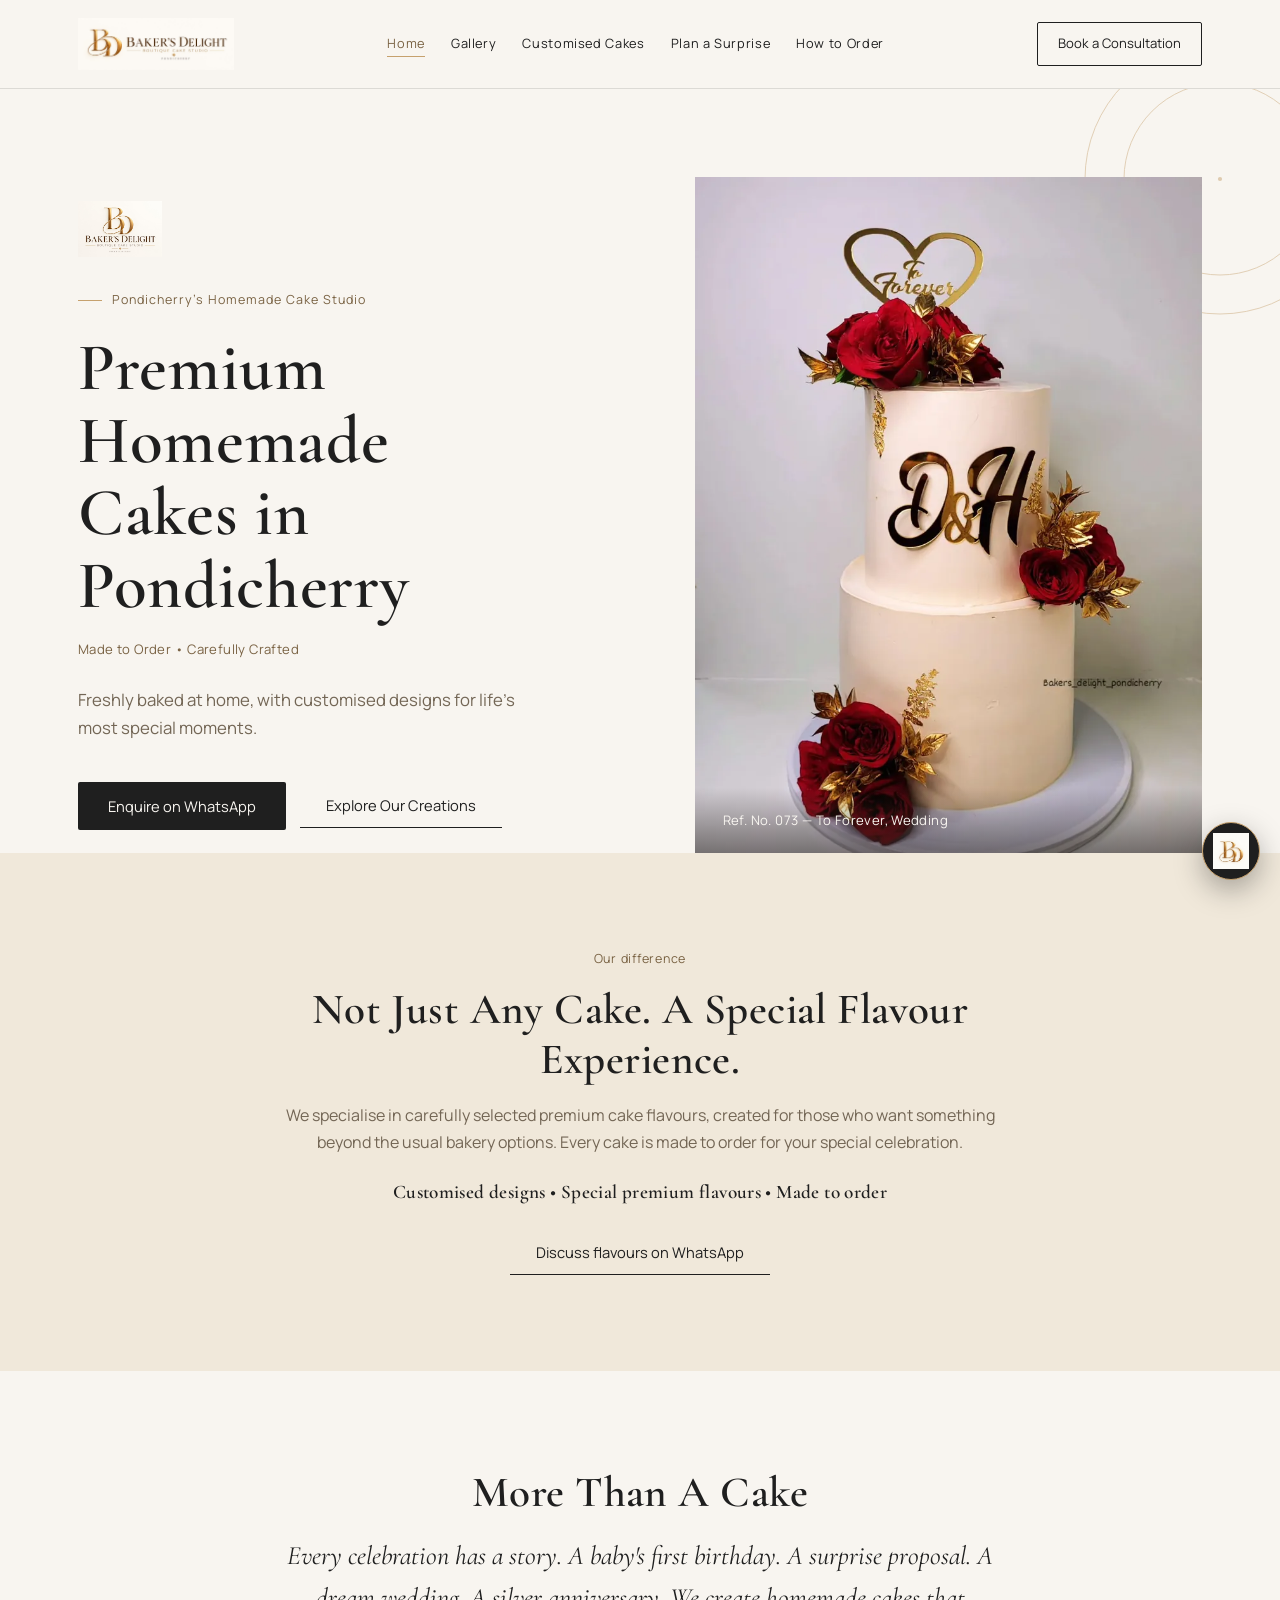
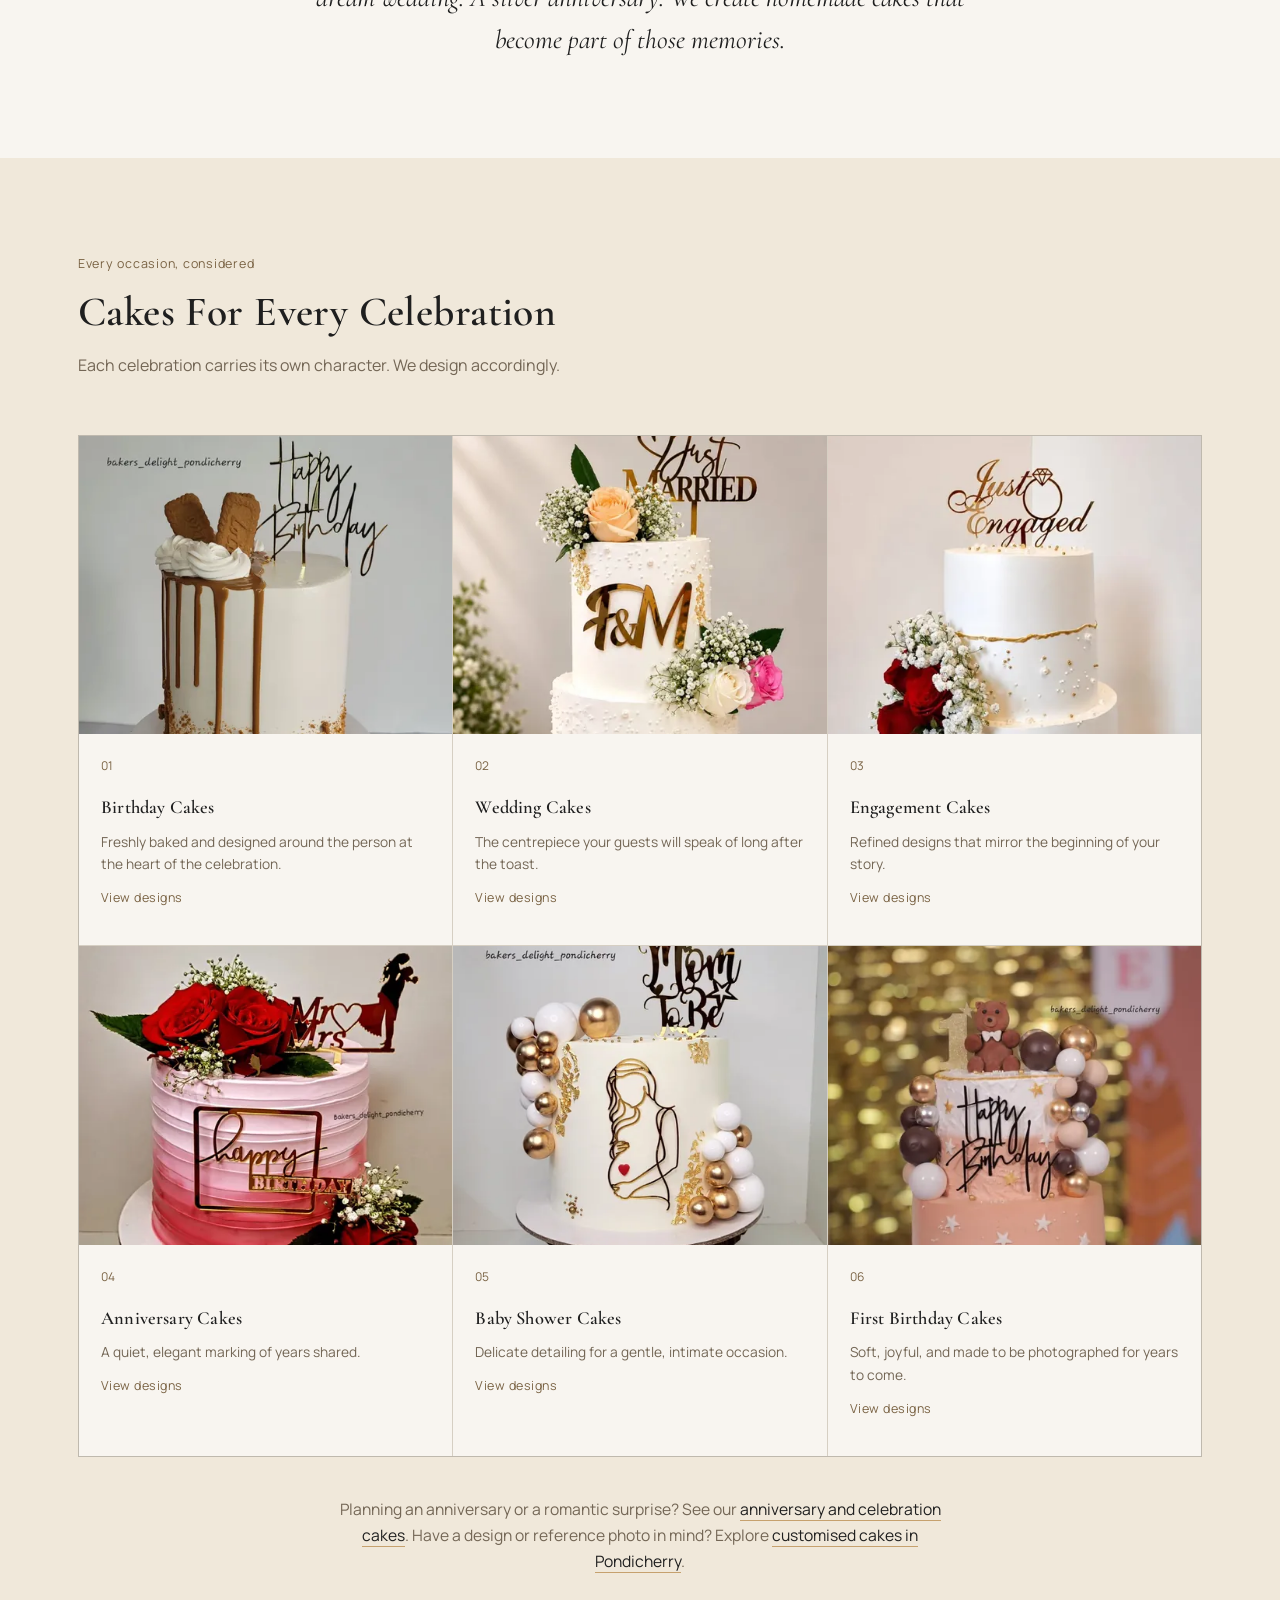
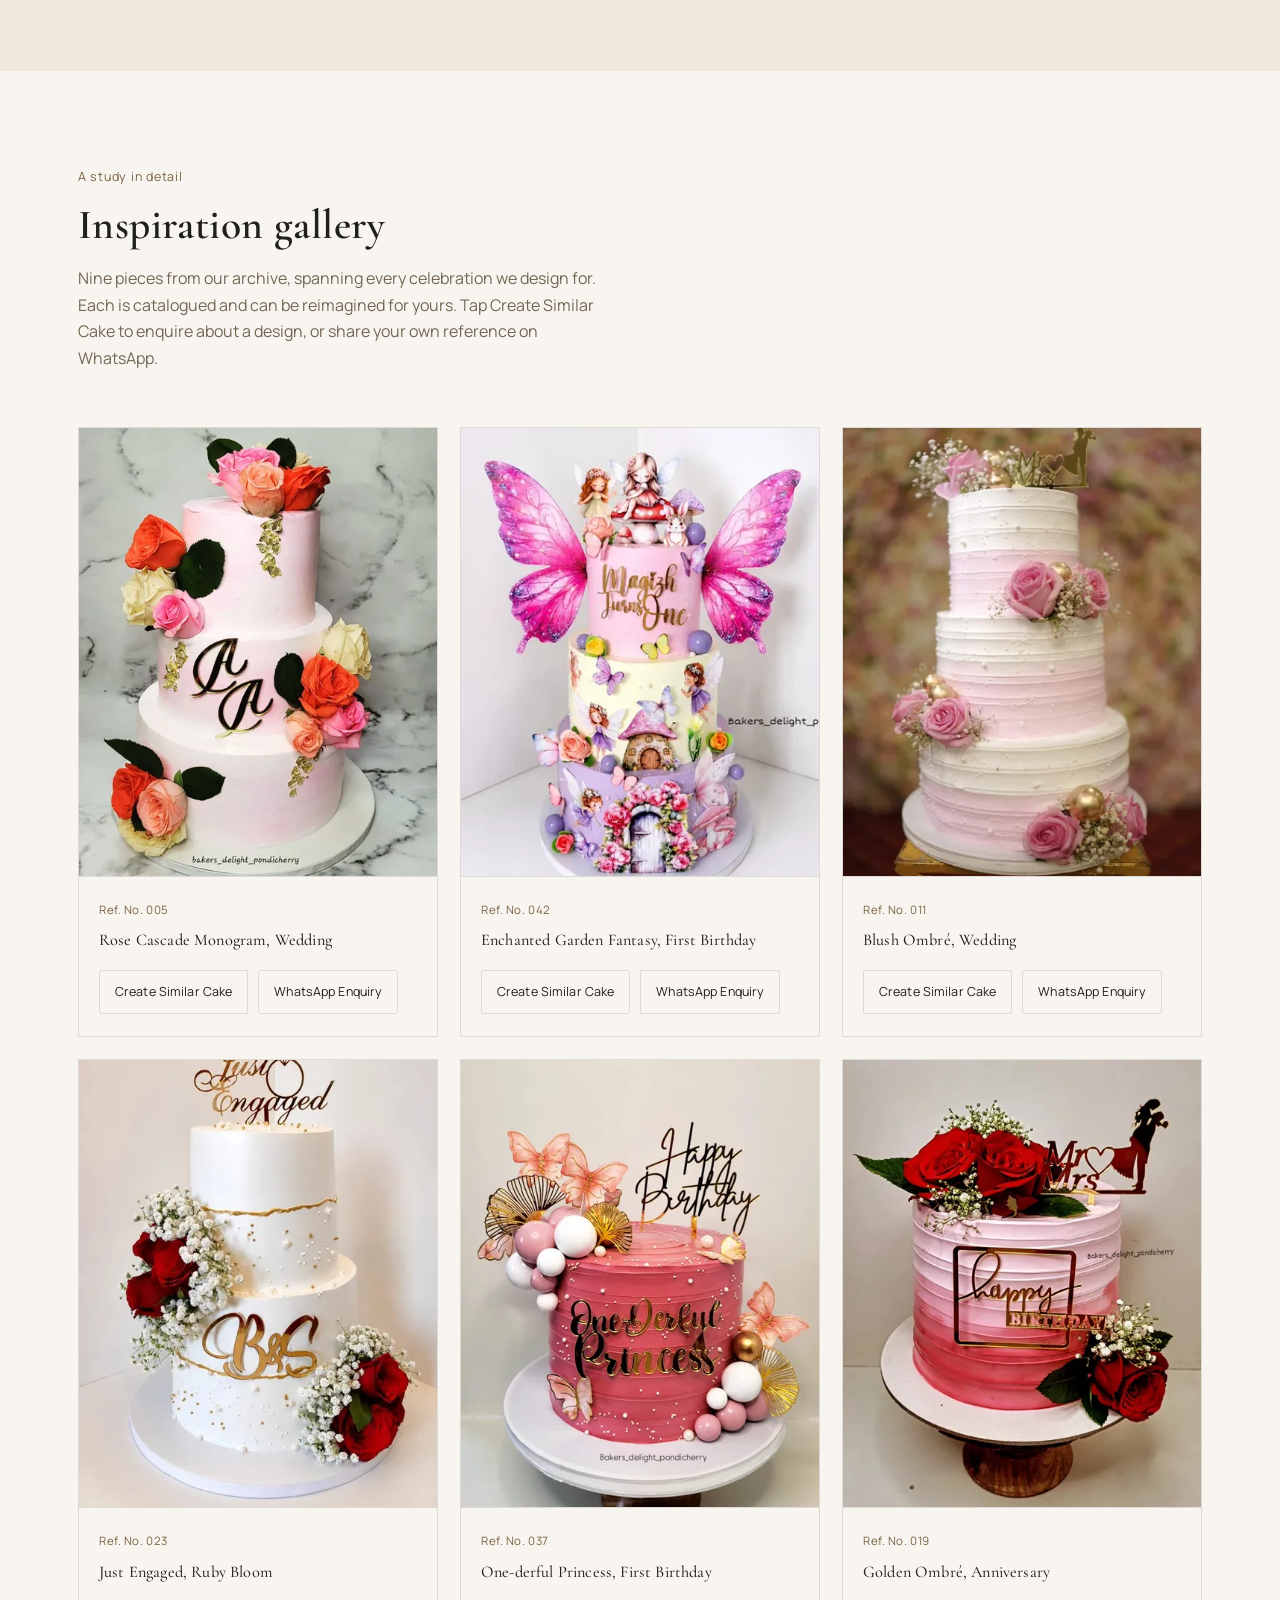
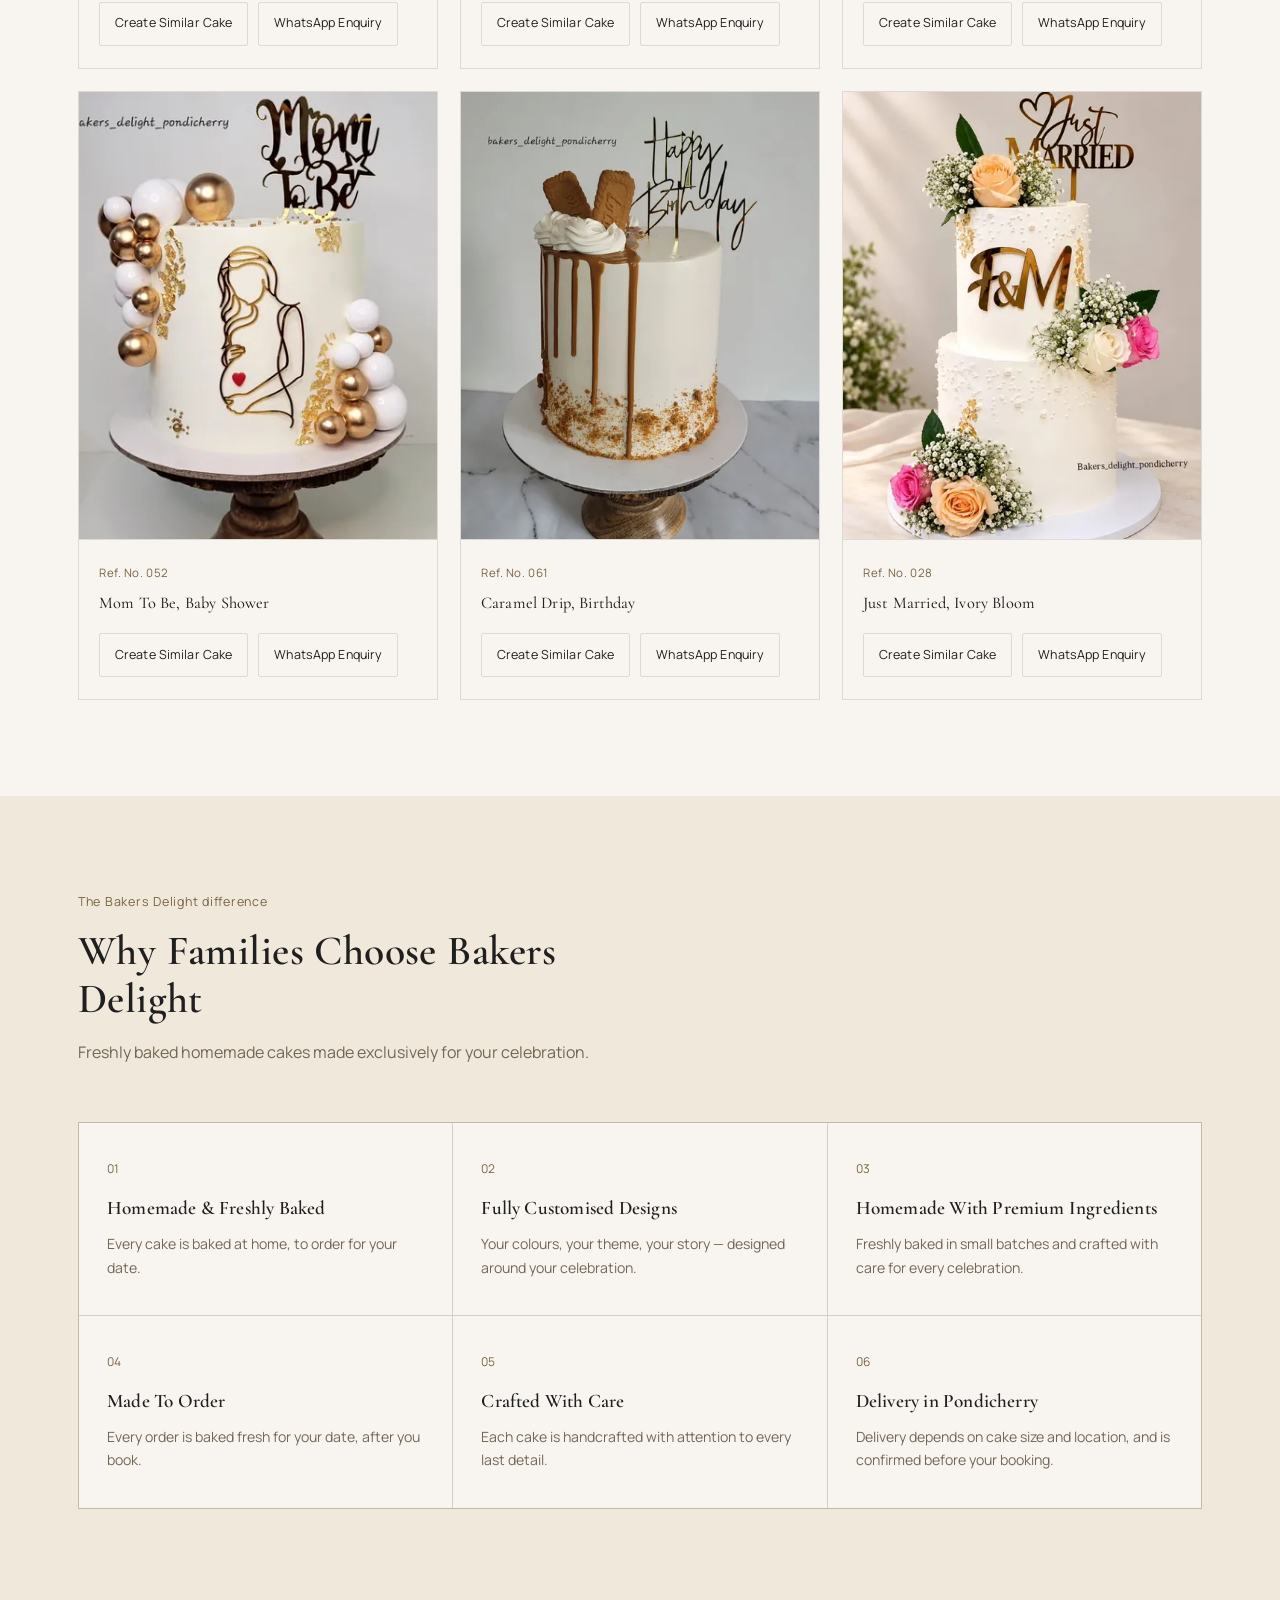
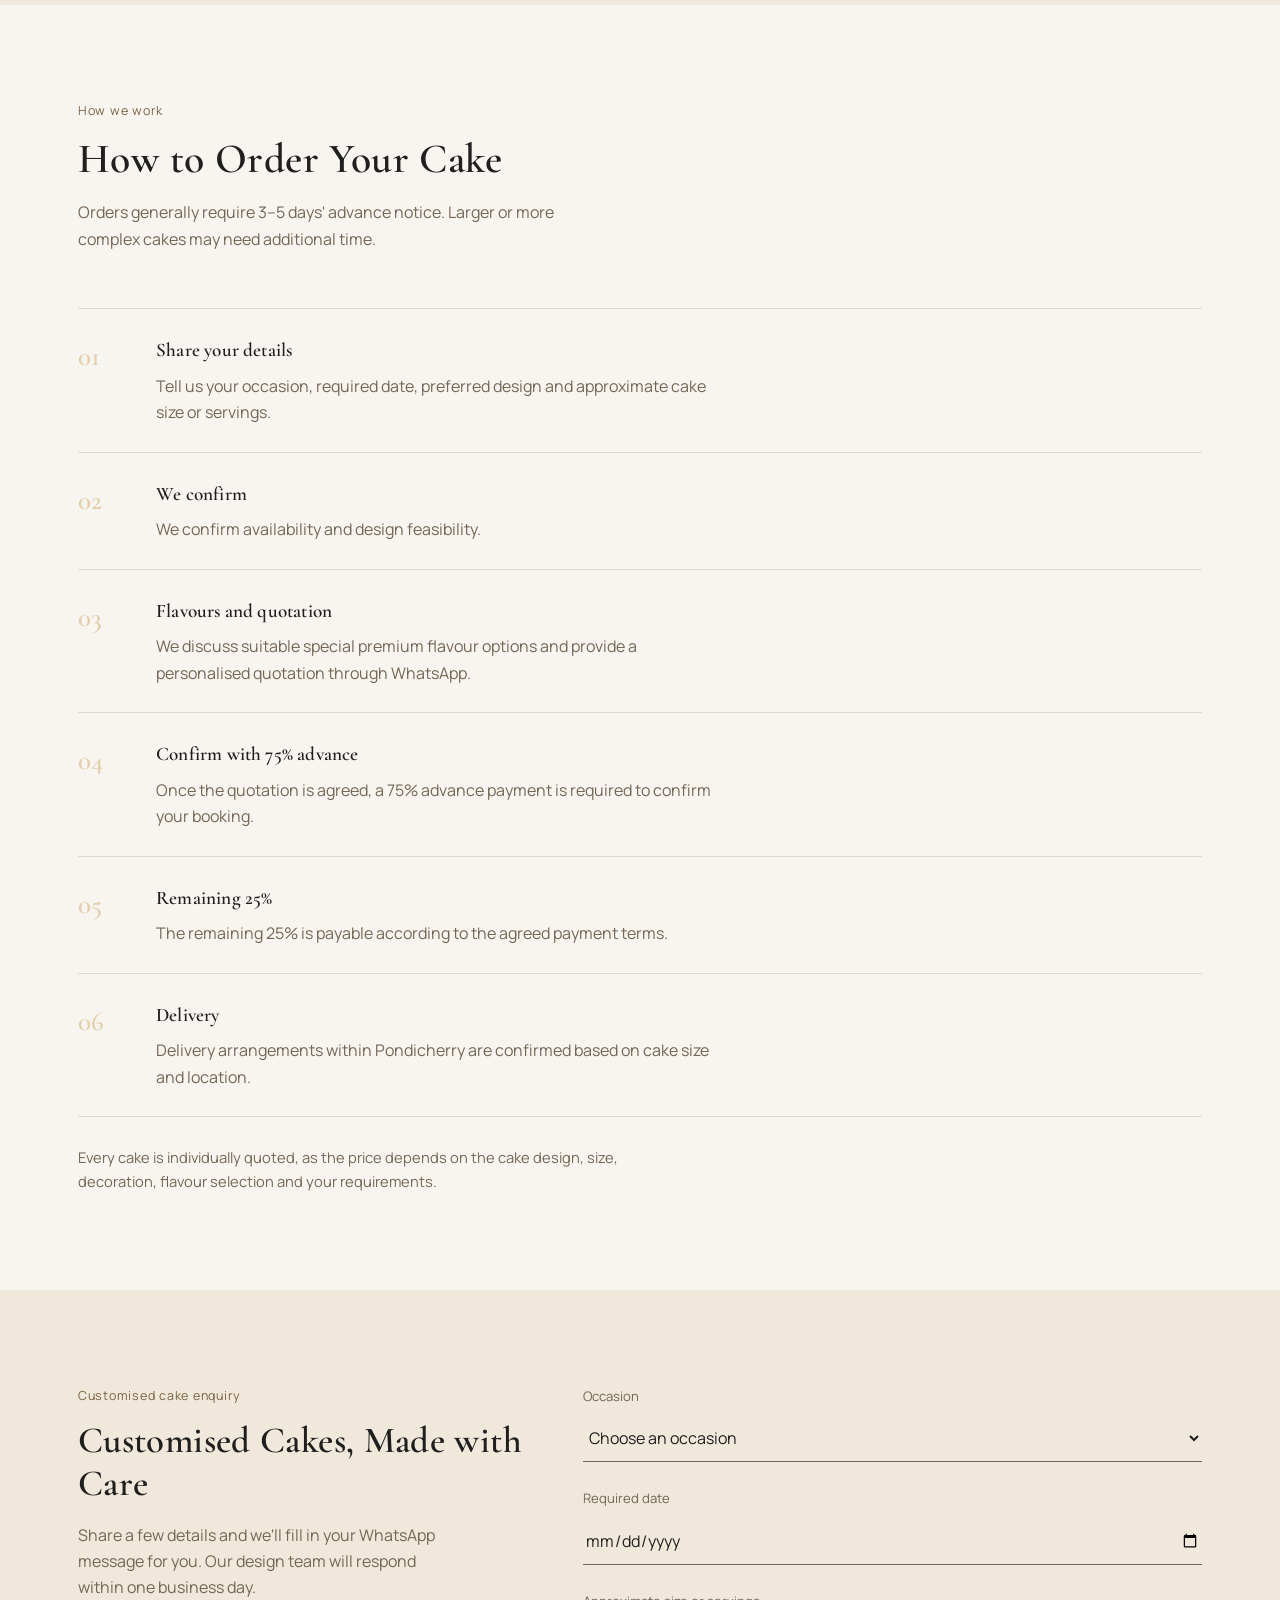
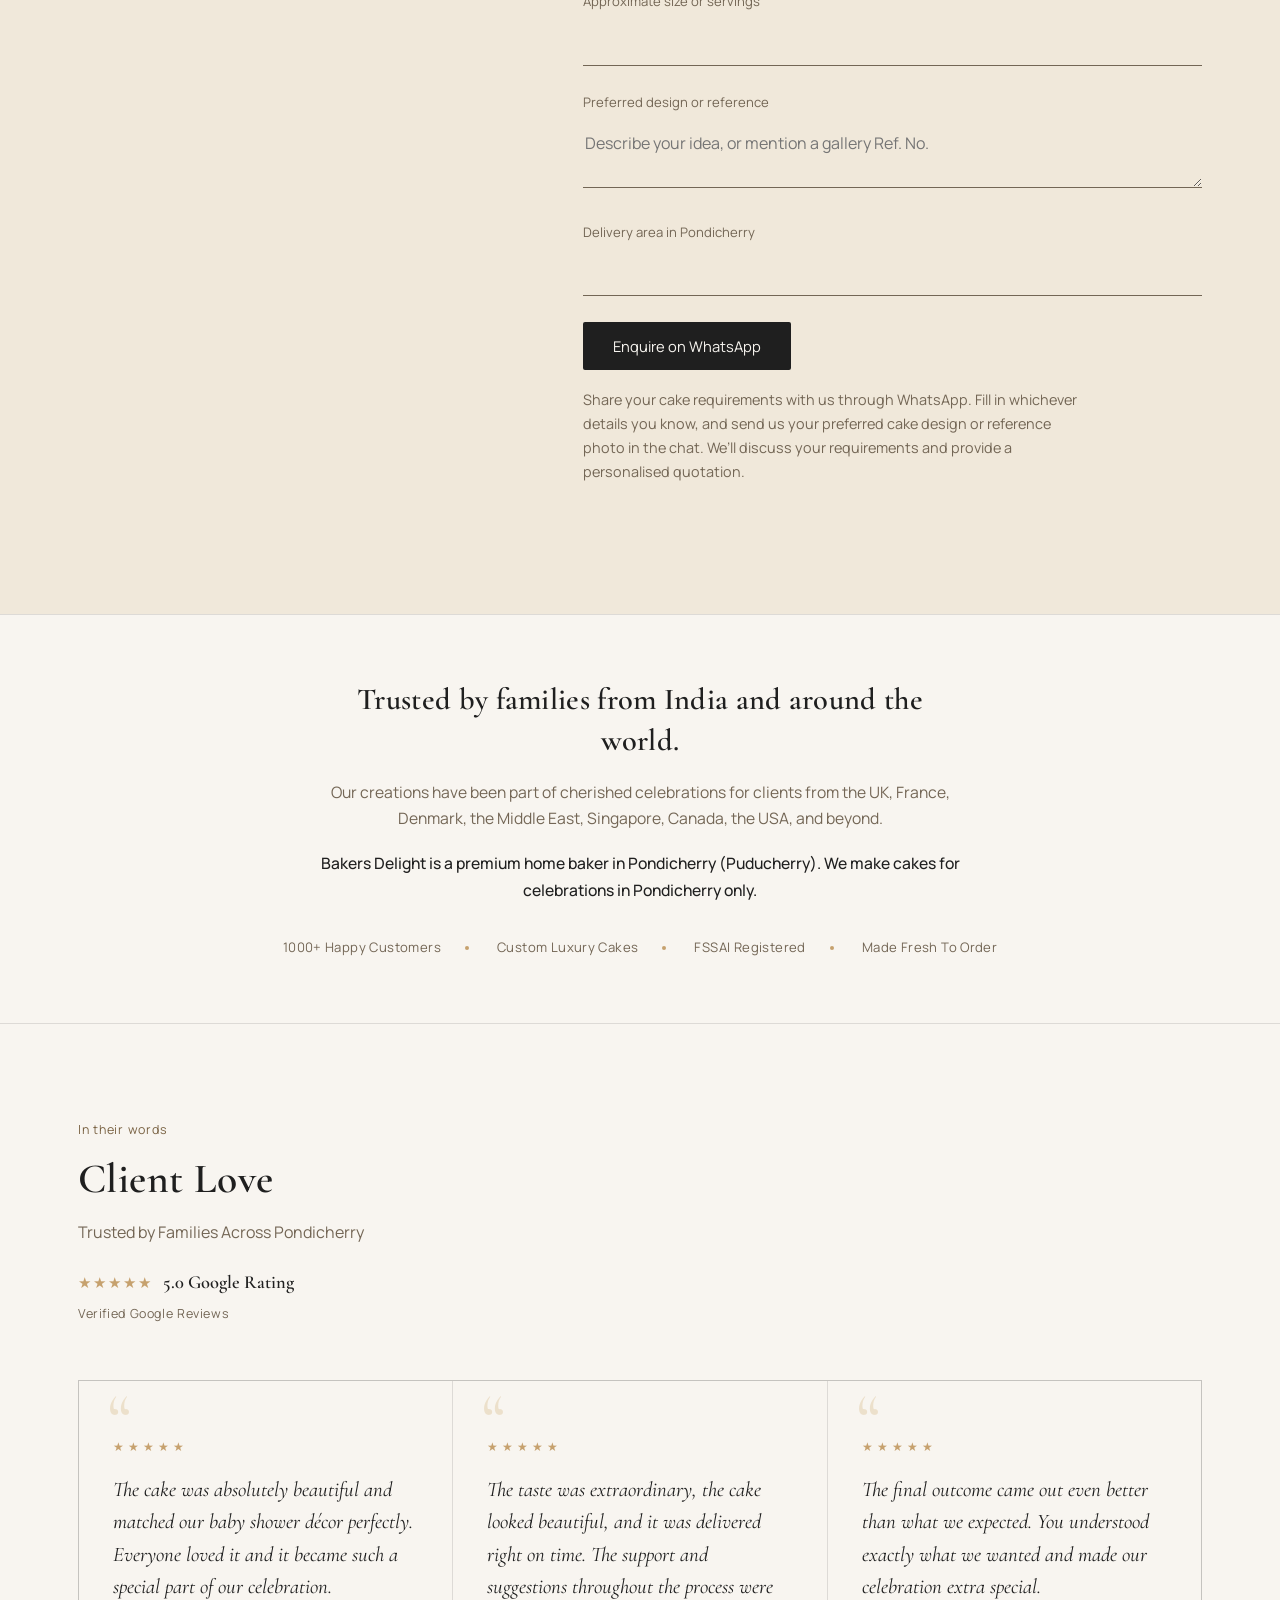
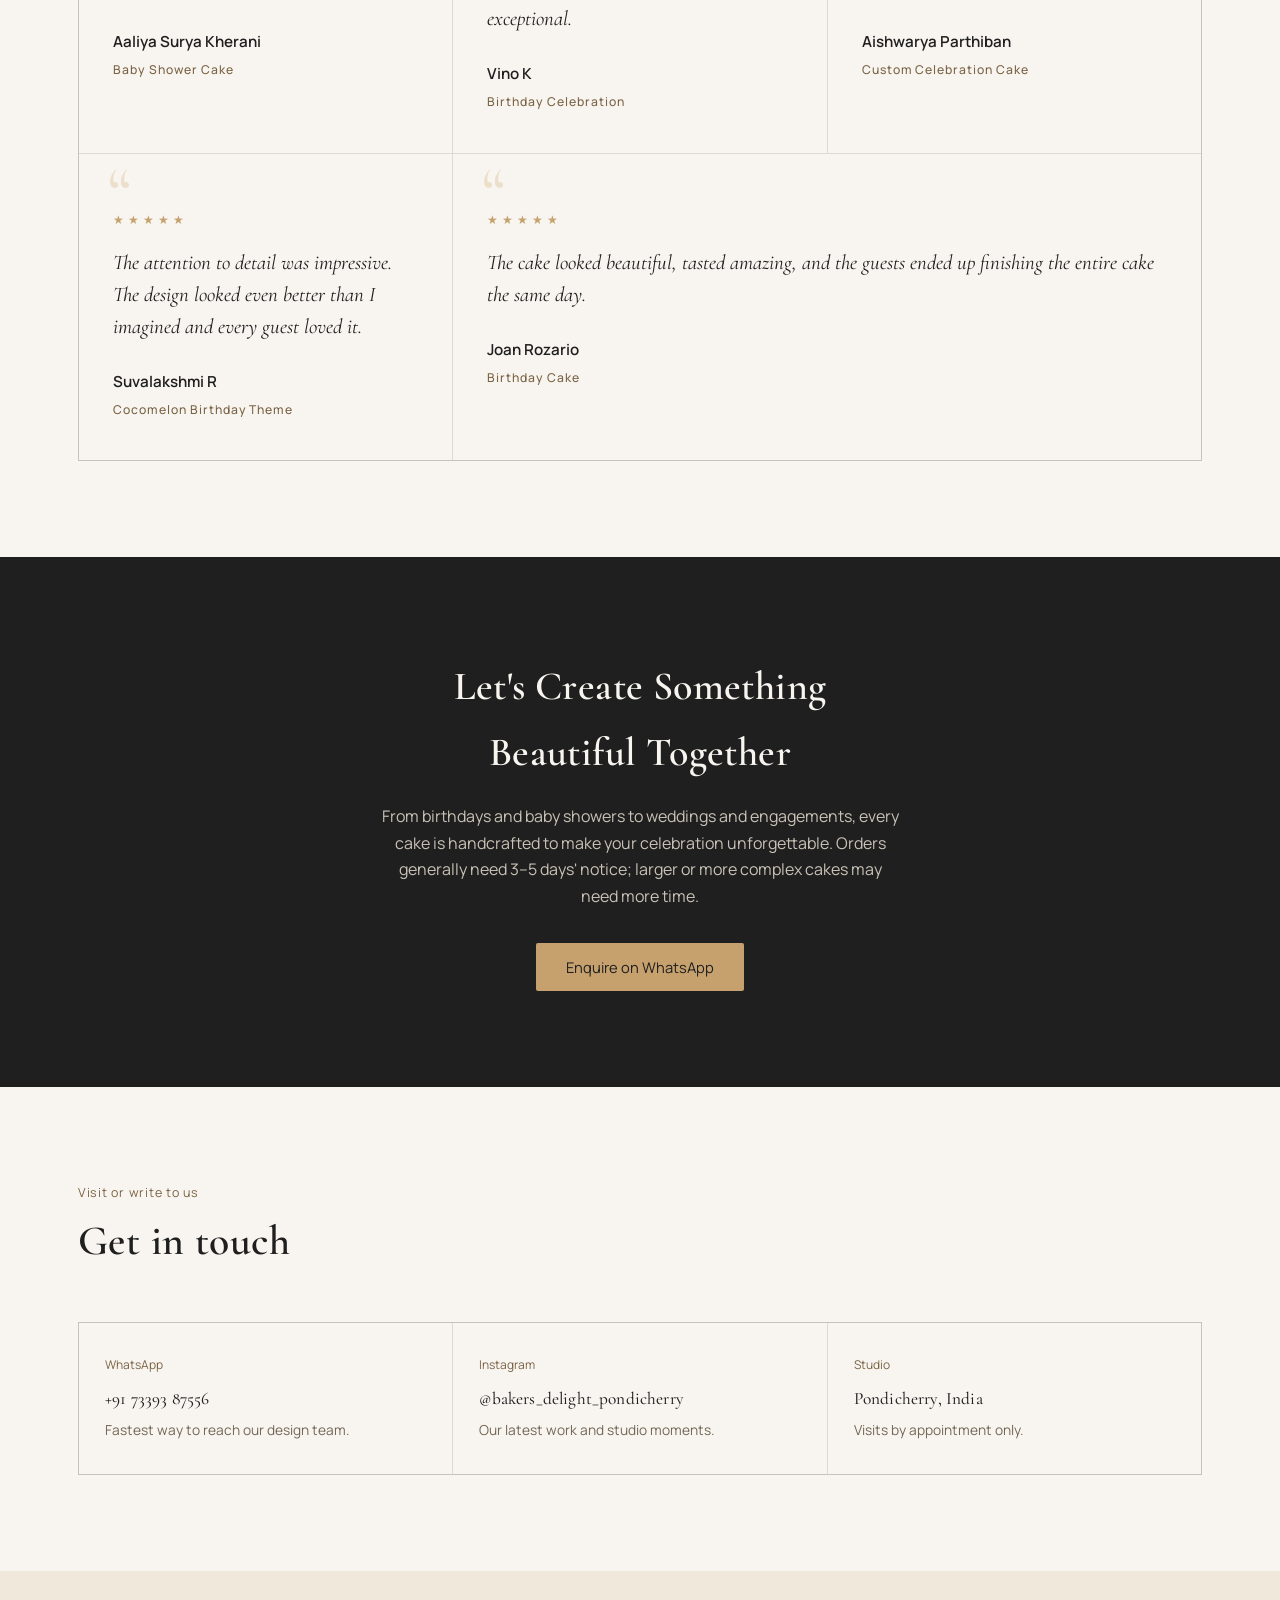
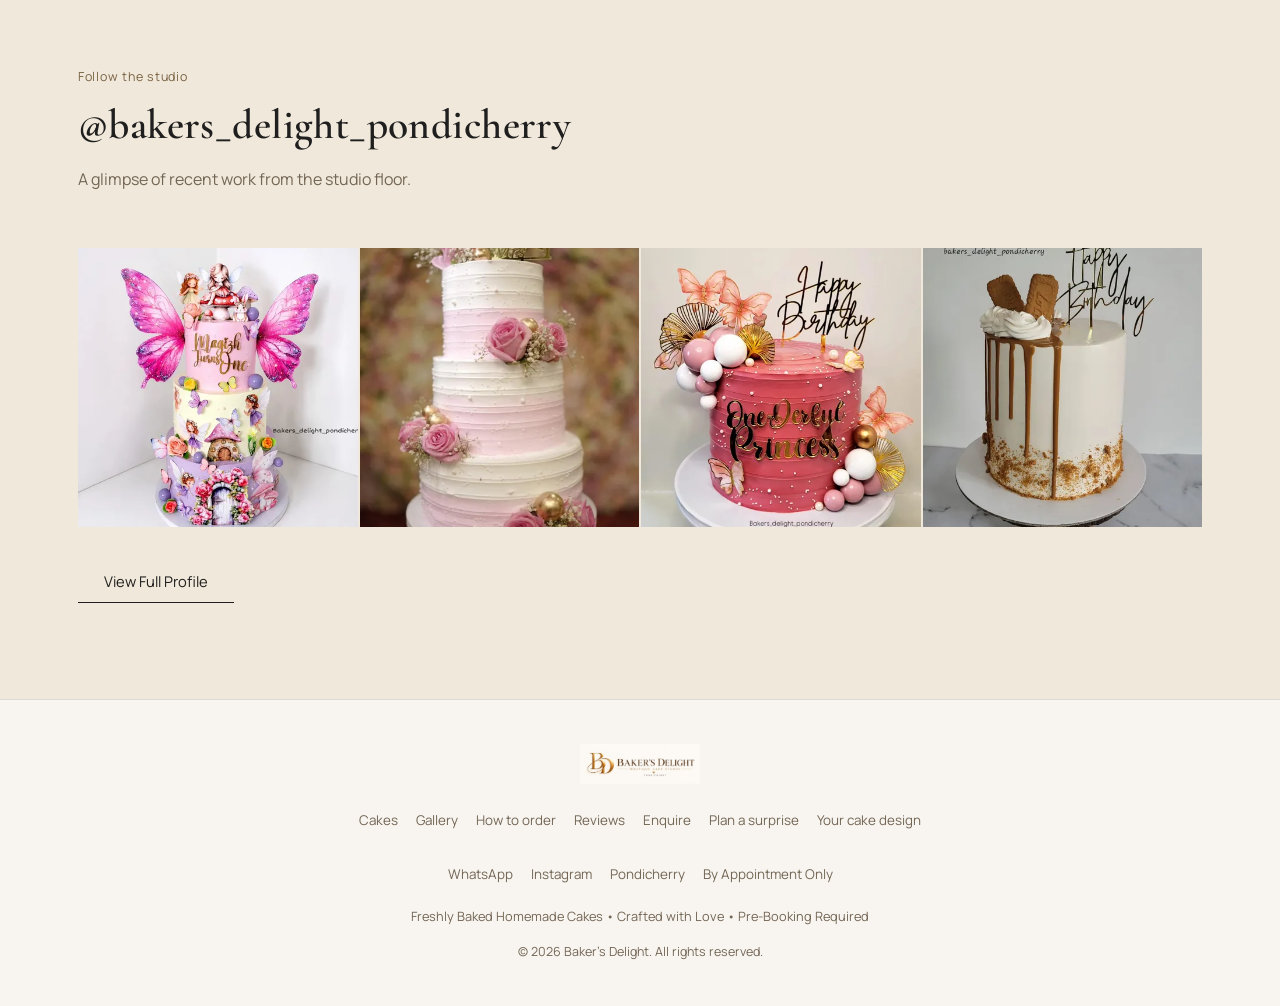
<file: index.html>
<!DOCTYPE html>
<html lang="en-IN">
<head>
<!-- Google Tag Manager -->
<script>(function(w,d,s,l,i){w[l]=w[l]||[];w[l].push({'gtm.start':
new Date().getTime(),event:'gtm.js'});var f=d.getElementsByTagName(s)[0],
j=d.createElement(s),dl=l!='dataLayer'?'&l='+l:'';j.async=true;j.src=
'https://www.googletagmanager.com/gtm.js?id='+i+dl;f.parentNode.insertBefore(j,f);
})(window,document,'script','dataLayer','GTM-WL6VNH22');</script>
<!-- End Google Tag Manager -->

<meta charset="UTF-8">
<title>Homemade Cakes in Pondicherry | Bakers Delight</title>
<meta name="description" content="Discover premium homemade cakes in Pondicherry with customised designs and special premium flavours for meaningful celebrations. Enquire on WhatsApp.">
<link rel="canonical" href="https://bakersdelights.in/">

<!-- Open Graph / Facebook, WhatsApp, Instagram sharing -->
<meta property="og:type" content="website">
<meta property="og:site_name" content="Bakers Delight">
<meta property="og:title" content="Homemade Cakes in Pondicherry | Bakers Delight">
<meta property="og:description" content="Discover premium homemade cakes in Pondicherry with customised designs and special premium flavours for meaningful celebrations. Enquire on WhatsApp.">
<meta property="og:url" content="https://bakersdelights.in/">
<meta property="og:locale" content="en_IN">
<meta property="og:image" content="https://bakersdelights.in/bakers-delight-og-image-landscape-1200x630.jpg">
<meta property="og:image:width" content="1200">
<meta property="og:image:height" content="630">

<!-- Twitter Card -->
<meta name="twitter:card" content="summary_large_image">
<meta name="twitter:title" content="Homemade Cakes in Pondicherry | Bakers Delight">
<meta name="twitter:description" content="Discover premium homemade cakes in Pondicherry with customised designs and special premium flavours for meaningful celebrations. Enquire on WhatsApp.">
<meta name="twitter:image" content="https://bakersdelights.in/bakers-delight-og-image-landscape-1200x630.jpg">

<!-- LocalBusiness / Bakery Schema -->
<script type="application/ld+json">
{
  "@context": "https://schema.org",
  "@type": "Bakery",
  "name": "Bakers Delight",
  "image": "https://bakersdelights.in/og-image.jpg",
  "description": "Bakers Delight creates homemade customised cakes in Pondicherry, freshly baked to order using premium ingredients for birthdays, weddings, engagements, baby showers, anniversaries and special celebrations.",
  "url": "https://bakersdelights.in/",
  "telephone": "+91-73393-87556",
  "priceRange": "₹₹₹",
  "address": {
    "@type": "PostalAddress",
    "addressLocality": "Pondicherry",
    "addressRegion": "Puducherry",
    "addressCountry": "IN"
  },
  "areaServed": "Pondicherry",
  "servesCuisine": "Cakes",
  "sameAs": [
    "https://www.instagram.com/bakers_delight_pondicherry"
  ]
}
</script>

<!-- Organization Schema -->
<script type="application/ld+json">
{
  "@context": "https://schema.org",
  "@type": "Organization",
  "name": "Bakers Delight",
  "url": "https://bakersdelights.in/",
  "logo": "https://bakersdelights.in/logo.jpg",
  "description": "Bakers Delight is a premium homemade custom cake studio in Pondicherry, India, creating homemade customised cakes in Pondicherry for weddings, birthdays, engagements and anniversaries.",
  "contactPoint": {
    "@type": "ContactPoint",
    "telephone": "+91-73393-87556",
    "contactType": "customer service",
    "areaServed": "IN"
  },
  "sameAs": [
    "https://www.instagram.com/bakers_delight_pondicherry"
  ]
}
</script>

<meta name="viewport" content="width=device-width, initial-scale=1, viewport-fit=cover">
<meta name="theme-color" content="#F8F5F0">
<link rel="icon" type="image/png" sizes="32x32" href="images/icons/favicon-32.png">
<link rel="apple-touch-icon" href="images/icons/apple-touch-icon.png">
<link rel="preconnect" href="https://fonts.googleapis.com">
<link rel="preconnect" href="https://fonts.gstatic.com" crossorigin>
<link href="https://fonts.googleapis.com/css2?family=Cormorant+Garamond:ital,wght@0,400;0,500;0,600;1,500&family=Manrope:wght@400;500;600&display=swap" rel="stylesheet">
<link rel="stylesheet" href="styles.css">
</head>
<body>
<!-- Google Tag Manager (noscript) -->
<noscript><iframe src="https://www.googletagmanager.com/ns.html?id=GTM-WL6VNH22"
height="0" width="0" style="display:none;visibility:hidden"></iframe></noscript>
<!-- End Google Tag Manager (noscript) -->
<a class="skip-link" href="#main">Skip to main content</a>
<header class="site">
  <div class="nav-row">
    <img class="brand-logo" src="images/brand/bakers-delight-logo-horizontal.jpg" width="1280" height="426" alt="Baker's Delight — Boutique Cake Studio, Pondicherry">
    <nav class="site-nav" id="siteNav" aria-label="Primary">
      <ul class="site-links">
        <li class="nav-consult"><a href="https://wa.me/917339387556?text=Hi%2C%20I%27d%20like%20to%20book%20a%20consultation" target="_blank" rel="noopener">Book a Consultation</a></li>
        <li><a href="index.html" aria-current="page">Home</a></li>
        <li><a href="#gallery">Gallery</a></li>
        <li><a href="custom-cake-story.html">Customised Cakes</a></li>
        <li><a href="meaningful-surprise.html">Plan a Surprise</a></li>
        <li><a href="#how-to-order">How to Order</a></li>
      </ul>
    </nav>
    <a class="nav-cta" href="https://wa.me/917339387556?text=Hi%2C%20I%27d%20like%20to%20book%20a%20consultation" target="_blank" rel="noopener">Book a Consultation</a>
    <button class="nav-toggle" type="button" aria-expanded="false" aria-controls="siteNav" aria-label="Open menu">
      <span class="nav-lines" aria-hidden="true"><span></span><span></span><span></span></span>
    </button>
  </div>
</header>
<main id="main">
<section class="hero">
  <svg class="hero-orn" aria-hidden="true" viewBox="0 0 200 200" fill="none" xmlns="http://www.w3.org/2000/svg">
    <circle cx="100" cy="100" r="90" stroke="#C6A16E" stroke-width="0.6"/>
    <circle cx="100" cy="100" r="64" stroke="#C6A16E" stroke-width="0.6"/>
    <circle cx="100" cy="100" r="1.4" fill="#C6A16E"/>
  </svg>
  <div class="wrap">
    <div class="hero-copy">
      <img class="hero-logo" src="images/brand/bakers-delight-logo-primary.jpg" width="1280" height="853" alt="Baker's Delight — Boutique Cake Studio">
      <span class="eyebrow">Pondicherry’s Homemade Cake Studio</span>
      <h1>Premium Homemade Cakes in Pondicherry</h1>
      <p class="hero-tagline">Made to Order &bull; Carefully Crafted</p>
      <p class="lede">Freshly baked at home, with customised designs for life's most special moments.</p>
      <div class="hero-actions">
        <a class="btn-primary" href="https://wa.me/917339387556?text=Hi%20Bakers%20Delight%2C%20I%E2%80%99d%20like%20to%20enquire%20about%20a%20customised%20cake.%0A%0AOccasion%3A%0ARequired%20date%3A%0AApproximate%20size%2Fservings%3A%0APreferred%20design%20or%20reference%3A%0ADelivery%20area%20in%20Pondicherry%3A" target="_blank" rel="noopener">Enquire on WhatsApp</a>
        <a class="btn-secondary" href="#gallery">Explore Our Creations</a>
      </div>
    </div>
    <div class="hero-photo"><img src="images/photos/ref-073-to-forever-wedding-800.webp" srcset="images/photos/ref-073-to-forever-wedding-480.webp 480w, images/photos/ref-073-to-forever-wedding-800.webp 800w, images/photos/ref-073-to-forever-wedding-1200.webp 1200w" sizes="(min-width: 860px) 46vw, 100vw" width="800" height="1066" alt="Two-tier ivory wedding cake with red roses, gold leaf and a gold D&amp;H monogram, topped with a heart reading To Forever" fetchpriority="high" decoding="async"><div class="cap">Ref. No. 073 — To Forever, Wedding</div></div>
  </div>
</section>

<section class="band-beige" id="flavours">
  <div class="wrap"><div class="flavour-inner">
    <span class="tag">Our difference</span>
    <h2>Not Just Any Cake. A Special Flavour Experience.</h2>
    <p>We specialise in carefully selected premium cake flavours, created for those who want something beyond the usual bakery options. Every cake is made to order for your special celebration.</p>
    <p class="flavour-line">Customised designs &bull; Special premium flavours &bull; Made to order</p>
    <a class="btn-secondary" href="https://wa.me/917339387556?text=Hi%20Bakers%20Delight%2C%20I%E2%80%99d%20like%20to%20enquire%20about%20a%20customised%20cake.%0A%0AOccasion%3A%0ARequired%20date%3A%0AApproximate%20size%2Fservings%3A%0APreferred%20design%20or%20reference%3A%0ADelivery%20area%20in%20Pondicherry%3A" target="_blank" rel="noopener">Discuss flavours on WhatsApp</a>
  </div></div>
</section>

<section id="story">
  <div class="wrap"><div class="story-inner">
    <h2>More Than A Cake</h2>
    <p>Every celebration has a story. A baby's first birthday. A surprise proposal. A dream wedding. A silver anniversary. We create homemade cakes that become part of those memories.</p>
  </div></div>
</section>

<section class="band-beige" id="celebrations">
  <div class="wrap">
    <div class="section-head">
      <span class="tag">Every occasion, considered</span>
      <h2>Cakes For Every Celebration</h2>
      <p>Each celebration carries its own character. We design accordingly.</p>
    </div>
  </div>
  <div class="wrap">
    <div class="celeb-grid">
      <a class="celeb-card" href="#ref-061"><div class="celeb-photo"><img src="images/photos/ref-061-salted-caramel-drip-special-events-800.webp" srcset="images/photos/ref-061-salted-caramel-drip-special-events-480.webp 480w, images/photos/ref-061-salted-caramel-drip-special-events-800.webp 800w" sizes="(min-width: 1180px) 375px, (min-width: 640px) 33vw, 50vw" width="800" height="1000" alt="Caramel drip birthday cake with a gold Happy Birthday topper" loading="lazy" decoding="async" style="object-position:center 15%"></div><div class="cc-body"><span class="num" aria-hidden="true">01</span><h3>Birthday Cakes</h3><p>Freshly baked and designed around the person at the heart of the celebration.</p><span class="cc-link">View designs</span></div></a>
      <a class="celeb-card" href="#ref-005"><div class="celeb-photo"><img src="images/photos/ref-028-just-married-ivory-bloom-800.webp" srcset="images/photos/ref-028-just-married-ivory-bloom-480.webp 480w, images/photos/ref-028-just-married-ivory-bloom-800.webp 800w, images/photos/ref-028-just-married-ivory-bloom-1200.webp 1200w" sizes="(min-width: 1180px) 375px, (min-width: 640px) 33vw, 50vw" width="800" height="1066" alt="Ivory wedding cake with roses and a Just Married topper" loading="lazy" decoding="async" style="object-position:center 15%"></div><div class="cc-body"><span class="num" aria-hidden="true">02</span><h3>Wedding Cakes</h3><p>The centrepiece your guests will speak of long after the toast.</p><span class="cc-link">View designs</span></div></a>
      <a class="celeb-card" href="#ref-023"><div class="celeb-photo"><img src="images/photos/ref-023-just-engaged-ruby-bloom-720.webp" srcset="images/photos/ref-023-just-engaged-ruby-bloom-480.webp 480w, images/photos/ref-023-just-engaged-ruby-bloom-720.webp 720w" sizes="(min-width: 1180px) 375px, (min-width: 640px) 33vw, 50vw" width="720" height="1280" alt="White engagement cake with red roses and a Just Engaged topper" loading="lazy" decoding="async" style="object-position:center 15%"></div><div class="cc-body"><span class="num" aria-hidden="true">03</span><h3>Engagement Cakes</h3><p>Refined designs that mirror the beginning of your story.</p><span class="cc-link">View designs</span></div></a>
      <a class="celeb-card" href="#ref-019"><div class="celeb-photo"><img src="images/photos/ref-019-golden-ombre-anniversary-800.webp" srcset="images/photos/ref-019-golden-ombre-anniversary-480.webp 480w, images/photos/ref-019-golden-ombre-anniversary-800.webp 800w, images/photos/ref-019-golden-ombre-anniversary-1200.webp 1200w" sizes="(min-width: 1180px) 375px, (min-width: 640px) 33vw, 50vw" width="800" height="1066" alt="Pink ombré cake with red roses and a Mr and Mrs topper" loading="lazy" decoding="async" style="object-position:center 25%"></div><div class="cc-body"><span class="num" aria-hidden="true">04</span><h3>Anniversary Cakes</h3><p>A quiet, elegant marking of years shared.</p><span class="cc-link">View designs</span></div></a>
      <a class="celeb-card" href="#ref-052"><div class="celeb-photo"><img src="images/photos/ref-052-mom-to-be-baby-shower-800.webp" srcset="images/photos/ref-052-mom-to-be-baby-shower-480.webp 480w, images/photos/ref-052-mom-to-be-baby-shower-800.webp 800w, images/photos/ref-052-mom-to-be-baby-shower-1200.webp 1200w" sizes="(min-width: 1180px) 375px, (min-width: 640px) 33vw, 50vw" width="800" height="800" alt="Baby shower cake with gold line art and a Mom To Be topper" loading="lazy" decoding="async" style="object-position:center 22%"></div><div class="cc-body"><span class="num" aria-hidden="true">05</span><h3>Baby Shower Cakes</h3><p>Delicate detailing for a gentle, intimate occasion.</p><span class="cc-link">View designs</span></div></a>
      <a class="celeb-card" href="#ref-042"><div class="celeb-photo"><img src="images/photos/first-birthday-teddy-bear-gold-bokeh-800.webp" srcset="images/photos/first-birthday-teddy-bear-gold-bokeh-480.webp 480w, images/photos/first-birthday-teddy-bear-gold-bokeh-800.webp 800w" sizes="(min-width: 1180px) 375px, (min-width: 640px) 33vw, 50vw" width="800" height="1000" alt="First birthday cake with teddy bears and gold stars" loading="lazy" decoding="async" style="object-position:center 15%"></div><div class="cc-body"><span class="num" aria-hidden="true">06</span><h3>First Birthday Cakes</h3><p>Soft, joyful, and made to be photographed for years to come.</p><span class="cc-link">View designs</span></div></a>
    </div>
  </div>
  <div class="wrap"><p class="cross-links">Planning an anniversary or a romantic surprise? See our <a href="meaningful-surprise.html">anniversary and celebration cakes</a>. Have a design or reference photo in mind? Explore <a href="custom-cake-story.html">customised cakes in Pondicherry</a>.</p></div>
</section>

<section id="gallery">
  <div class="wrap">
    <div class="section-head">
      <span class="tag">A study in detail</span>
      <h2>Inspiration gallery</h2>
      <p>Nine pieces from our archive, spanning every celebration we design for. Each is catalogued and can be reimagined for yours. Tap Create Similar Cake to enquire about a design, or share your own reference on WhatsApp.</p>
    </div>
    <div class="gallery-grid">
      <div class="gcard" id="ref-005">
        <div class="gplate"><img src="images/photos/ref-005-rose-cascade-monogram-wedding-800.webp" srcset="images/photos/ref-005-rose-cascade-monogram-wedding-480.webp 480w, images/photos/ref-005-rose-cascade-monogram-wedding-800.webp 800w, images/photos/ref-005-rose-cascade-monogram-wedding-1200.webp 1200w" sizes="(min-width: 1180px) 375px, (min-width: 640px) 33vw, 100vw" width="800" height="1000" alt="Three-tier blush pink wedding cake with cascading roses, gold leaf and a gold AA monogram on marble" loading="lazy" decoding="async"></div>
        <div class="gmeta"><span class="ref">Ref. No. 005</span><h3>Rose Cascade Monogram, Wedding</h3><div class="glinks"><a href="https://wa.me/917339387556?text=Hi%2C%20I%27d%20like%20a%20cake%20similar%20to%20Ref.%20No.%20005">Create Similar Cake</a><a href="https://wa.me/917339387556?text=Enquiring%20about%20Ref.%20No.%20005">WhatsApp Enquiry</a></div></div>
      </div>
      <div class="gcard" id="ref-042">
        <div class="gplate"><img src="images/photos/ref-042-enchanted-garden-fantasy-first-birthday-800.webp" srcset="images/photos/ref-042-enchanted-garden-fantasy-first-birthday-480.webp 480w, images/photos/ref-042-enchanted-garden-fantasy-first-birthday-800.webp 800w, images/photos/ref-042-enchanted-garden-fantasy-first-birthday-1200.webp 1200w" sizes="(min-width: 1180px) 375px, (min-width: 640px) 33vw, 100vw" width="800" height="800" alt="Three-tier pastel fairy-garden first birthday cake with large pink butterfly wings, fairy figures and a mushroom house" loading="lazy" decoding="async"></div>
        <div class="gmeta"><span class="ref">Ref. No. 042</span><h3>Enchanted Garden Fantasy, First Birthday</h3><div class="glinks"><a href="https://wa.me/917339387556?text=Hi%2C%20I%27d%20like%20a%20cake%20similar%20to%20Ref.%20No.%20042">Create Similar Cake</a><a href="https://wa.me/917339387556?text=Enquiring%20about%20Ref.%20No.%20042">WhatsApp Enquiry</a></div></div>
      </div>
      <div class="gcard" id="ref-011">
        <div class="gplate"><img src="images/photos/ref-011-blush-ombre-wedding-800.webp" srcset="images/photos/ref-011-blush-ombre-wedding-480.webp 480w, images/photos/ref-011-blush-ombre-wedding-800.webp 800w" sizes="(min-width: 1180px) 375px, (min-width: 640px) 33vw, 100vw" width="800" height="1202" alt="Three-tier white and pink ombré wedding cake with pink roses, gold spheres and a Mr and Mrs topper" loading="lazy" decoding="async"></div>
        <div class="gmeta"><span class="ref">Ref. No. 011</span><h3>Blush Ombré, Wedding</h3><div class="glinks"><a href="https://wa.me/917339387556?text=Hi%2C%20I%27d%20like%20a%20cake%20similar%20to%20Ref.%20No.%20011">Create Similar Cake</a><a href="https://wa.me/917339387556?text=Enquiring%20about%20Ref.%20No.%20011">WhatsApp Enquiry</a></div></div>
      </div>
      <div class="gcard" id="ref-023">
        <div class="gplate"><img src="images/photos/ref-023-just-engaged-ruby-bloom-720.webp" srcset="images/photos/ref-023-just-engaged-ruby-bloom-480.webp 480w, images/photos/ref-023-just-engaged-ruby-bloom-720.webp 720w" sizes="(min-width: 1180px) 375px, (min-width: 640px) 33vw, 100vw" width="720" height="1280" alt="Two-tier white engagement cake with red roses, baby's breath, gold details and a Just Engaged topper" loading="lazy" decoding="async"></div>
        <div class="gmeta"><span class="ref">Ref. No. 023</span><h3>Just Engaged, Ruby Bloom</h3><div class="glinks"><a href="https://wa.me/917339387556?text=Hi%2C%20I%27d%20like%20a%20cake%20similar%20to%20Ref.%20No.%20023">Create Similar Cake</a><a href="https://wa.me/917339387556?text=Enquiring%20about%20Ref.%20No.%20023">WhatsApp Enquiry</a></div></div>
      </div>
      <div class="gcard" id="ref-037">
        <div class="gplate"><img src="images/photos/ref-037-one-derful-princess-first-birthday-800.webp" srcset="images/photos/ref-037-one-derful-princess-first-birthday-480.webp 480w, images/photos/ref-037-one-derful-princess-first-birthday-800.webp 800w, images/photos/ref-037-one-derful-princess-first-birthday-1200.webp 1200w" sizes="(min-width: 1180px) 375px, (min-width: 640px) 33vw, 100vw" width="800" height="1066" alt="Rose-pink first birthday cake with pastel spheres, butterflies and gold fan decorations, with a One-derful Princess topper" loading="lazy" decoding="async"></div>
        <div class="gmeta"><span class="ref">Ref. No. 037</span><h3>One-derful Princess, First Birthday</h3><div class="glinks"><a href="https://wa.me/917339387556?text=Hi%2C%20I%27d%20like%20a%20cake%20similar%20to%20Ref.%20No.%20037">Create Similar Cake</a><a href="https://wa.me/917339387556?text=Enquiring%20about%20Ref.%20No.%20037">WhatsApp Enquiry</a></div></div>
      </div>
      <div class="gcard" id="ref-019">
        <div class="gplate"><img src="images/photos/ref-019-golden-ombre-anniversary-800.webp" srcset="images/photos/ref-019-golden-ombre-anniversary-480.webp 480w, images/photos/ref-019-golden-ombre-anniversary-800.webp 800w, images/photos/ref-019-golden-ombre-anniversary-1200.webp 1200w" sizes="(min-width: 1180px) 375px, (min-width: 640px) 33vw, 100vw" width="800" height="1066" alt="Pink-to-red ombré cake with red roses and baby's breath, topped with a Mr and Mrs silhouette" loading="lazy" decoding="async"></div>
        <div class="gmeta"><span class="ref">Ref. No. 019</span><h3>Golden Ombré, Anniversary</h3><div class="glinks"><a href="https://wa.me/917339387556?text=Hi%2C%20I%27d%20like%20a%20cake%20similar%20to%20Ref.%20No.%20019">Create Similar Cake</a><a href="https://wa.me/917339387556?text=Enquiring%20about%20Ref.%20No.%20019">WhatsApp Enquiry</a></div></div>
      </div>
      <div class="gcard" id="ref-052">
        <div class="gplate"><img src="images/photos/ref-052-mom-to-be-baby-shower-800.webp" srcset="images/photos/ref-052-mom-to-be-baby-shower-480.webp 480w, images/photos/ref-052-mom-to-be-baby-shower-800.webp 800w, images/photos/ref-052-mom-to-be-baby-shower-1200.webp 1200w" sizes="(min-width: 1180px) 375px, (min-width: 640px) 33vw, 100vw" width="800" height="800" alt="White baby shower cake with gold line art of an expectant mother, gold and white spheres and a Mom To Be topper" loading="lazy" decoding="async"></div>
        <div class="gmeta"><span class="ref">Ref. No. 052</span><h3>Mom To Be, Baby Shower</h3><div class="glinks"><a href="https://wa.me/917339387556?text=Hi%2C%20I%27d%20like%20a%20cake%20similar%20to%20Ref.%20No.%20052">Create Similar Cake</a><a href="https://wa.me/917339387556?text=Enquiring%20about%20Ref.%20No.%20052">WhatsApp Enquiry</a></div></div>
      </div>
      <div class="gcard" id="ref-061">
        <div class="gplate"><img src="images/photos/ref-061-salted-caramel-drip-special-events-800.webp" srcset="images/photos/ref-061-salted-caramel-drip-special-events-480.webp 480w, images/photos/ref-061-salted-caramel-drip-special-events-800.webp 800w" sizes="(min-width: 1180px) 375px, (min-width: 640px) 33vw, 100vw" width="800" height="1000" alt="Tall white cake with a caramel drip, cream swirls, two caramel biscuits and a gold Happy Birthday topper" loading="lazy" decoding="async"></div>
        <div class="gmeta"><span class="ref">Ref. No. 061</span><h3>Caramel Drip, Birthday</h3><div class="glinks"><a href="https://wa.me/917339387556?text=Hi%2C%20I%27d%20like%20a%20cake%20similar%20to%20Ref.%20No.%20061">Create Similar Cake</a><a href="https://wa.me/917339387556?text=Enquiring%20about%20Ref.%20No.%20061">WhatsApp Enquiry</a></div></div>
      </div>
      <div class="gcard" id="ref-028">
        <div class="gplate"><img src="images/photos/ref-028-just-married-ivory-bloom-800.webp" srcset="images/photos/ref-028-just-married-ivory-bloom-480.webp 480w, images/photos/ref-028-just-married-ivory-bloom-800.webp 800w, images/photos/ref-028-just-married-ivory-bloom-1200.webp 1200w" sizes="(min-width: 1180px) 375px, (min-width: 640px) 33vw, 100vw" width="800" height="1066" alt="Two-tier ivory wedding cake with pearl detailing, gold leaf, peach and pink roses, a gold F and M monogram and a Just Married topper" loading="lazy" decoding="async"></div>
        <div class="gmeta"><span class="ref">Ref. No. 028</span><h3>Just Married, Ivory Bloom</h3><div class="glinks"><a href="https://wa.me/917339387556?text=Hi%2C%20I%27d%20like%20a%20cake%20similar%20to%20Ref.%20No.%20028">Create Similar Cake</a><a href="https://wa.me/917339387556?text=Enquiring%20about%20Ref.%20No.%20028">WhatsApp Enquiry</a></div></div>
      </div>
    </div>
  </div>
</section>

<section class="band-beige" id="why">
  <div class="wrap">
    <div class="section-head">
      <span class="tag">The Bakers Delight difference</span>
      <h2>Why Families Choose Bakers Delight</h2>
      <p>Freshly baked homemade cakes made exclusively for your celebration.</p>
    </div>
    <div class="why-grid">
      <div class="why-card"><span class="num" aria-hidden="true">01</span><h3>Homemade &amp; Freshly Baked</h3><p>Every cake is baked at home, to order for your date.</p></div>
      <div class="why-card"><span class="num" aria-hidden="true">02</span><h3>Fully Customised Designs</h3><p>Your colours, your theme, your story &mdash; designed around your celebration.</p></div>
      <div class="why-card"><span class="num" aria-hidden="true">03</span><h3>Homemade With Premium Ingredients</h3><p>Freshly baked in small batches and crafted with care for every celebration.</p></div>
      <div class="why-card"><span class="num" aria-hidden="true">04</span><h3>Made To Order</h3><p>Every order is baked fresh for your date, after you book.</p></div>
      <div class="why-card"><span class="num" aria-hidden="true">05</span><h3>Crafted With Care</h3><p>Each cake is handcrafted with attention to every last detail.</p></div>
      <div class="why-card"><span class="num" aria-hidden="true">06</span><h3>Delivery in Pondicherry</h3><p>Delivery depends on cake size and location, and is confirmed before your booking.</p></div>
    </div>
  </div>
</section>

<section id="how-to-order">
  <div class="wrap">
    <div class="section-head">
      <span class="tag">How we work</span>
      <h2>How to Order Your Cake</h2>
      <p>Orders generally require 3&ndash;5 days' advance notice. Larger or more complex cakes may need additional time.</p>
    </div>
    <ol class="process-list">
      <li class="process-item"><span class="step-num" aria-hidden="true">01</span><div><h3>Share your details</h3><p>Tell us your occasion, required date, preferred design and approximate cake size or servings.</p></div></li>
      <li class="process-item"><span class="step-num" aria-hidden="true">02</span><div><h3>We confirm</h3><p>We confirm availability and design feasibility.</p></div></li>
      <li class="process-item"><span class="step-num" aria-hidden="true">03</span><div><h3>Flavours and quotation</h3><p>We discuss suitable special premium flavour options and provide a personalised quotation through WhatsApp.</p></div></li>
      <li class="process-item"><span class="step-num" aria-hidden="true">04</span><div><h3>Confirm with 75% advance</h3><p>Once the quotation is agreed, a 75% advance payment is required to confirm your booking.</p></div></li>
      <li class="process-item"><span class="step-num" aria-hidden="true">05</span><div><h3>Remaining 25%</h3><p>The remaining 25% is payable according to the agreed payment terms.</p></div></li>
      <li class="process-item"><span class="step-num" aria-hidden="true">06</span><div><h3>Delivery</h3><p>Delivery arrangements within Pondicherry are confirmed based on cake size and location.</p></div></li>
    </ol>
    <p class="order-note">Every cake is individually quoted, as the price depends on the cake design, size, decoration, flavour selection and your requirements.</p>
  </div>
</section>

<section class="band-beige" id="inquiry">
  <div class="wrap">
    <div class="inquiry-grid">
      <div class="inquiry-intro">
        <span class="tag">Customised cake enquiry</span>
        <h2>Customised Cakes, Made with Care</h2>
        <p>Share a few details and we'll fill in your WhatsApp message for you. Our design team will respond within one business day.</p>
      </div>
      <form id="inquiryForm">
        <div class="field"><label for="occasion">Occasion</label><select id="occasion"><option value="">Choose an occasion</option><option>Birthday</option><option>First Birthday</option><option>Wedding</option><option>Engagement</option><option>Anniversary</option><option>Baby Shower</option><option>Other celebration</option></select></div>
        <div class="field"><label for="edate">Required date</label><input type="date" id="edate"></div>
        <div class="field"><label for="size">Approximate size or servings</label><input type="text" id="size" autocomplete="off"></div>
        <div class="field"><label for="design">Preferred design or reference</label><textarea id="design" rows="2" placeholder="Describe your idea, or mention a gallery Ref. No."></textarea></div>
        <div class="field"><label for="area">Delivery area in Pondicherry</label><input type="text" id="area" autocomplete="off"></div>
        <a class="btn-primary" id="formWhatsApp" href="https://wa.me/917339387556?text=Hi%20Bakers%20Delight%2C%20I%E2%80%99d%20like%20to%20enquire%20about%20a%20customised%20cake.%0A%0AOccasion%3A%0ARequired%20date%3A%0AApproximate%20size%2Fservings%3A%0APreferred%20design%20or%20reference%3A%0ADelivery%20area%20in%20Pondicherry%3A" target="_blank" rel="noopener">Enquire on WhatsApp</a>
        <p class="submit-note">Share your cake requirements with us through WhatsApp. Fill in whichever details you know, and send us your preferred cake design or reference photo in the chat. We’ll discuss your requirements and provide a personalised quotation.</p>
        <p class="form-status" id="formStatus" role="status" aria-live="polite"></p>
      </form>
    </div>
  </div>
</section>

<section class="trust-strip" id="trust">
  <div class="wrap">
    <div class="trust-statement">
      <h2>Trusted by families from India and around the world.</h2>
      <p>Our creations have been part of cherished celebrations for clients from the UK, France, Denmark, the Middle East, Singapore, Canada, the USA, and beyond.</p>
      <p class="service-note">Bakers Delight is a premium home baker in Pondicherry (Puducherry). We make cakes for celebrations in Pondicherry only.</p>
    </div>
    <div class="trust-items"><span>1000+ Happy Customers</span><span>Custom Luxury Cakes</span><span>FSSAI Registered</span><span>Made Fresh To Order</span></div>
  </div>
</section>

<section id="testimonials">
  <div class="wrap">
    <div class="section-head">
      <span class="tag">In their words</span>
      <h2>Client Love</h2>
      <p>Trusted by Families Across Pondicherry</p>
      <div class="trust-badge">
        <span class="stars" aria-hidden="true">★★★★★</span><span class="rating">5.0 Google Rating</span>
        <span class="verified">Verified Google Reviews</span>
      </div>
    </div>
  </div>
  <div class="wrap">
    <div class="testi-grid">
      <div class="testi"><div class="stars-row" aria-hidden="true">★★★★★</div><span class="sr-only">5 star review</span><span class="qmark" aria-hidden="true">&ldquo;</span><q>The cake was absolutely beautiful and matched our baby shower décor perfectly. Everyone loved it and it became such a special part of our celebration.</q><div class="who">Aaliya Surya Kherani<span>Baby Shower Cake</span></div></div>
      <div class="testi"><div class="stars-row" aria-hidden="true">★★★★★</div><span class="sr-only">5 star review</span><span class="qmark" aria-hidden="true">&ldquo;</span><q>The taste was extraordinary, the cake looked beautiful, and it was delivered right on time. The support and suggestions throughout the process were exceptional.</q><div class="who">Vino K<span>Birthday Celebration</span></div></div>
      <div class="testi"><div class="stars-row" aria-hidden="true">★★★★★</div><span class="sr-only">5 star review</span><span class="qmark" aria-hidden="true">&ldquo;</span><q>The final outcome came out even better than what we expected. You understood exactly what we wanted and made our celebration extra special.</q><div class="who">Aishwarya Parthiban<span>Custom Celebration Cake</span></div></div>
      <div class="testi"><div class="stars-row" aria-hidden="true">★★★★★</div><span class="sr-only">5 star review</span><span class="qmark" aria-hidden="true">&ldquo;</span><q>The attention to detail was impressive. The design looked even better than I imagined and every guest loved it.</q><div class="who">Suvalakshmi R<span>Cocomelon Birthday Theme</span></div></div>
      <div class="testi"><div class="stars-row" aria-hidden="true">★★★★★</div><span class="sr-only">5 star review</span><span class="qmark" aria-hidden="true">&ldquo;</span><q>The cake looked beautiful, tasted amazing, and the guests ended up finishing the entire cake the same day.</q><div class="who">Joan Rozario<span>Birthday Cake</span></div></div>
    </div>
  </div>
</section>

<section class="reserve" id="enquire">
  <div class="wrap">
    <h2>Let's Create Something Beautiful Together</h2>
    <p>From birthdays and baby showers to weddings and engagements, every cake is handcrafted to make your celebration unforgettable. Orders generally need 3&ndash;5 days' notice; larger or more complex cakes may need more time.</p>
    <a class="btn-primary" href="https://wa.me/917339387556?text=Hi%20Bakers%20Delight%2C%20I%E2%80%99d%20like%20to%20enquire%20about%20a%20customised%20cake.%0A%0AOccasion%3A%0ARequired%20date%3A%0AApproximate%20size%2Fservings%3A%0APreferred%20design%20or%20reference%3A%0ADelivery%20area%20in%20Pondicherry%3A" target="_blank" rel="noopener">Enquire on WhatsApp</a>
  </div>
</section>

<section id="contact">
  <div class="wrap">
    <div class="section-head">
      <span class="tag">Visit or write to us</span>
      <h2>Get in touch</h2>
    </div>
    <div class="contact-grid">
      <a class="ccard" href="https://wa.me/917339387556" target="_blank" rel="noopener"><span class="tag">WhatsApp</span><h3>+91 73393 87556</h3><p>Fastest way to reach our design team.</p></a>
      <a class="ccard" href="https://www.instagram.com/bakers_delight_pondicherry?stkn=MTZ4eXpkMjF6YW51ZQ==" target="_blank" rel="noopener"><span class="tag">Instagram</span><h3>@bakers_delight_pondicherry</h3><p>Our latest work and studio moments.</p></a>
      <a class="ccard" href="https://maps.google.com/?q=Baker%27s+Delight+Pondicherry" target="_blank" rel="noopener"><span class="tag">Studio</span><h3>Pondicherry, India</h3><p>Visits by appointment only.</p></a>
    </div>
  </div>
</section>

<section class="band-beige" id="instagram">
  <div class="wrap">
    <div class="section-head">
      <span class="tag">Follow the studio</span>
      <h2>@bakers_delight_pondicherry</h2>
      <p>A glimpse of recent work from the studio floor.</p>
    </div>
    <div class="insta-grid">
      <a class="insta-item" href="https://www.instagram.com/bakers_delight_pondicherry?stkn=MTZ4eXpkMjF6YW51ZQ==" target="_blank" rel="noopener"><img src="images/photos/ref-042-enchanted-garden-fantasy-first-birthday-800.webp" srcset="images/photos/ref-042-enchanted-garden-fantasy-first-birthday-480.webp 480w, images/photos/ref-042-enchanted-garden-fantasy-first-birthday-800.webp 800w, images/photos/ref-042-enchanted-garden-fantasy-first-birthday-1200.webp 1200w" sizes="(min-width: 640px) 25vw, 50vw" width="800" height="800" alt="Fairy-garden first birthday cake — view on Instagram" loading="lazy" decoding="async"></a>
      <a class="insta-item" href="https://www.instagram.com/bakers_delight_pondicherry?stkn=MTZ4eXpkMjF6YW51ZQ==" target="_blank" rel="noopener"><img src="images/photos/ref-011-blush-ombre-wedding-800.webp" srcset="images/photos/ref-011-blush-ombre-wedding-480.webp 480w, images/photos/ref-011-blush-ombre-wedding-800.webp 800w" sizes="(min-width: 640px) 25vw, 50vw" width="800" height="1202" alt="Blush ombré wedding cake — view on Instagram" loading="lazy" decoding="async"></a>
      <a class="insta-item" href="https://www.instagram.com/bakers_delight_pondicherry?stkn=MTZ4eXpkMjF6YW51ZQ==" target="_blank" rel="noopener"><img src="images/photos/ref-037-one-derful-princess-first-birthday-800.webp" srcset="images/photos/ref-037-one-derful-princess-first-birthday-480.webp 480w, images/photos/ref-037-one-derful-princess-first-birthday-800.webp 800w, images/photos/ref-037-one-derful-princess-first-birthday-1200.webp 1200w" sizes="(min-width: 640px) 25vw, 50vw" width="800" height="1066" alt="Rose-pink first birthday cake — view on Instagram" loading="lazy" decoding="async"></a>
      <a class="insta-item" href="https://www.instagram.com/bakers_delight_pondicherry?stkn=MTZ4eXpkMjF6YW51ZQ==" target="_blank" rel="noopener"><img src="images/photos/ref-061-salted-caramel-drip-special-events-800.webp" srcset="images/photos/ref-061-salted-caramel-drip-special-events-480.webp 480w, images/photos/ref-061-salted-caramel-drip-special-events-800.webp 800w" sizes="(min-width: 640px) 25vw, 50vw" width="800" height="1000" alt="Caramel drip birthday cake — view on Instagram" loading="lazy" decoding="async"></a>
    </div>
    <a class="btn-secondary" style="margin-top:32px;" href="https://www.instagram.com/bakers_delight_pondicherry?stkn=MTZ4eXpkMjF6YW51ZQ==" target="_blank" rel="noopener">View Full Profile</a>
  </div>
</section>
</main>

<footer>
  <img class="brand-logo footer-logo" src="images/brand/bakers-delight-logo-horizontal.jpg" width="1280" height="426" alt="Baker's Delight — Boutique Cake Studio">
  <nav class="footer-nav" aria-label="Page sections"><a href="#celebrations">Cakes</a><a href="#gallery">Gallery</a><a href="#how-to-order">How to order</a><a href="#testimonials">Reviews</a><a href="#inquiry">Enquire</a><a href="meaningful-surprise.html">Plan a surprise</a><a href="custom-cake-story.html">Your cake design</a></nav>
  <div class="footer-links">
    <a href="https://wa.me/917339387556" target="_blank" rel="noopener">WhatsApp</a>
    <a href="https://www.instagram.com/bakers_delight_pondicherry?stkn=MTZ4eXpkMjF6YW51ZQ==" target="_blank" rel="noopener">Instagram</a>
    <span>Pondicherry</span>
    <span>By Appointment Only</span>
  </div>
  <p class="footer-tagline">Freshly Baked Homemade Cakes &bull; Crafted with Love &bull; Pre-Booking Required</p>
  <p class="footer-copy">&copy; 2026 Baker's Delight. All rights reserved.</p>
</footer>

<a class="wa-fab" href="https://wa.me/917339387556?text=Hi%20Baker%27s%20Delight%2C%20I%20would%20like%20to%20discuss%20a%20custom%20cake%20for%20my%20celebration." target="_blank" rel="noopener" aria-label="Chat with us on WhatsApp">
  <img src="images/brand/bakers-delight-monogram.jpg" width="1254" height="1254" alt="">
</a>
<script src="nav.js"></script>
<script src="script.js"></script>
</body>
</html>
</file>
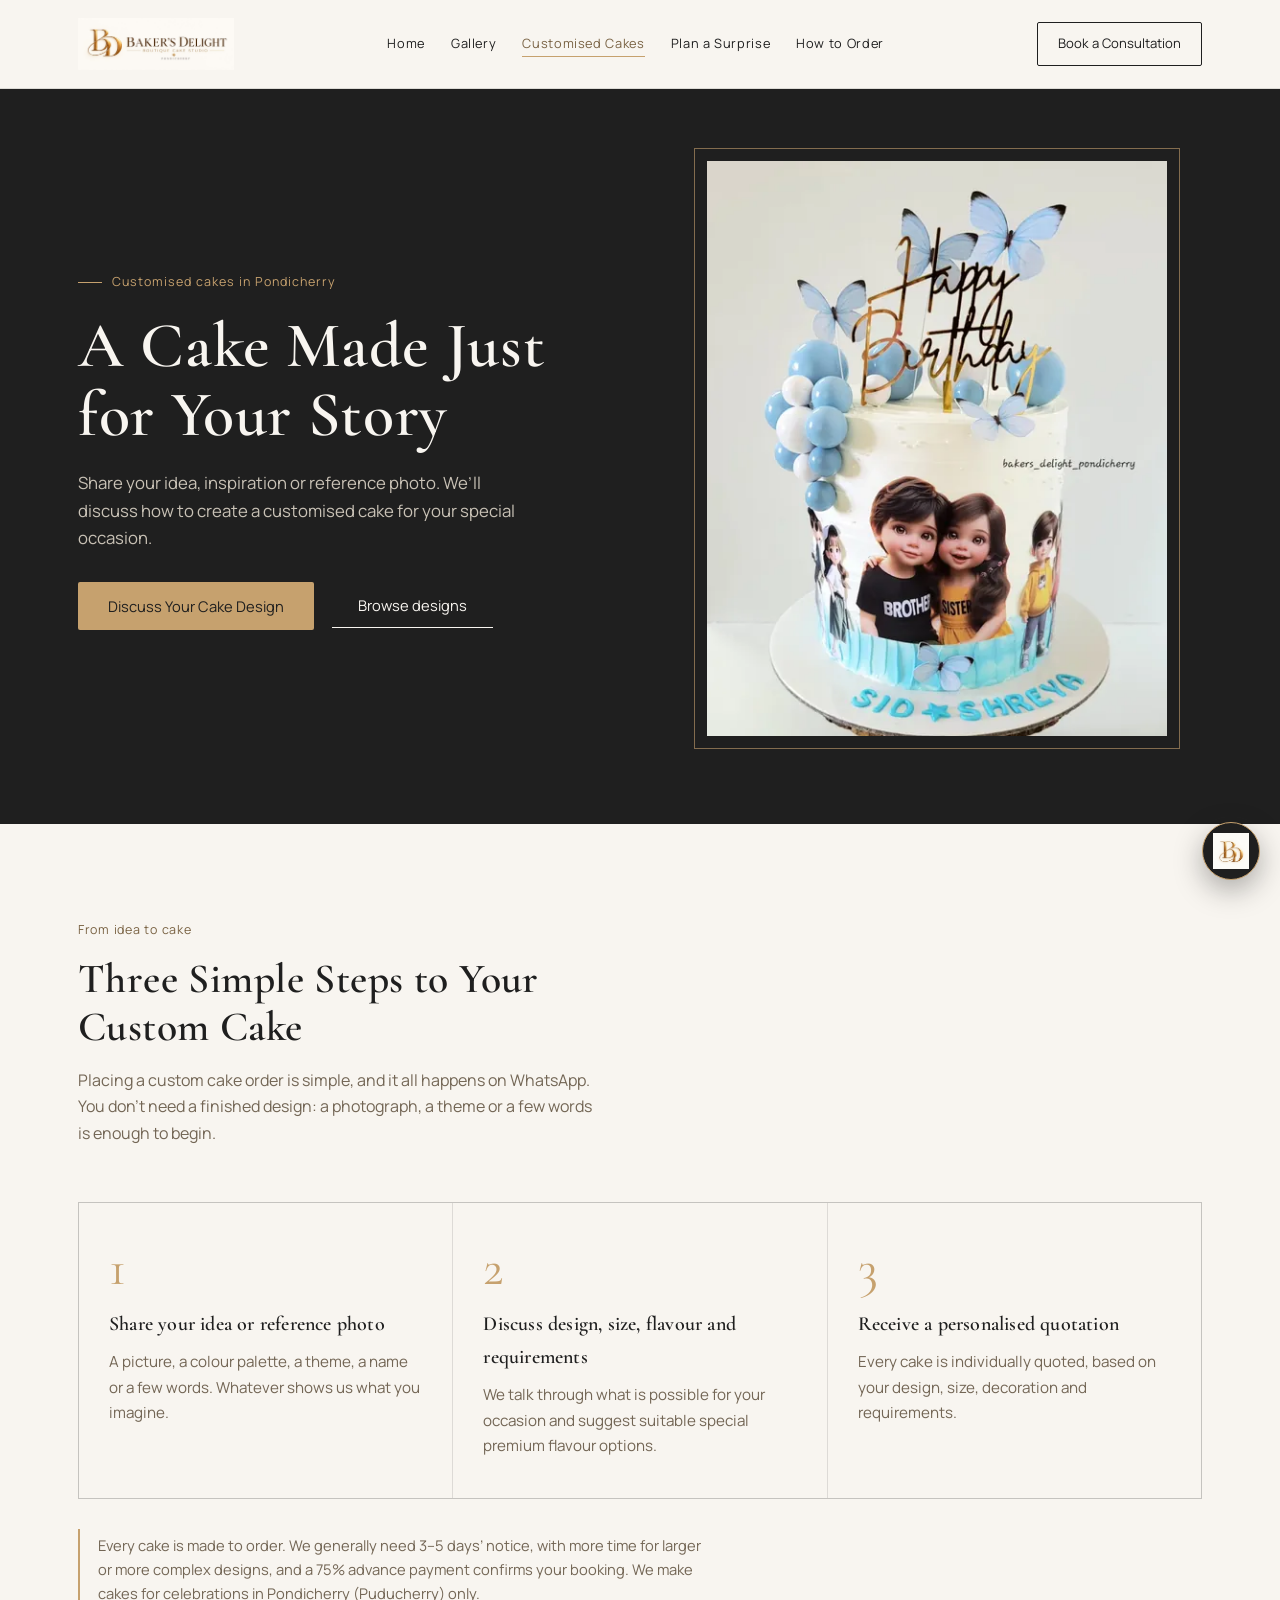
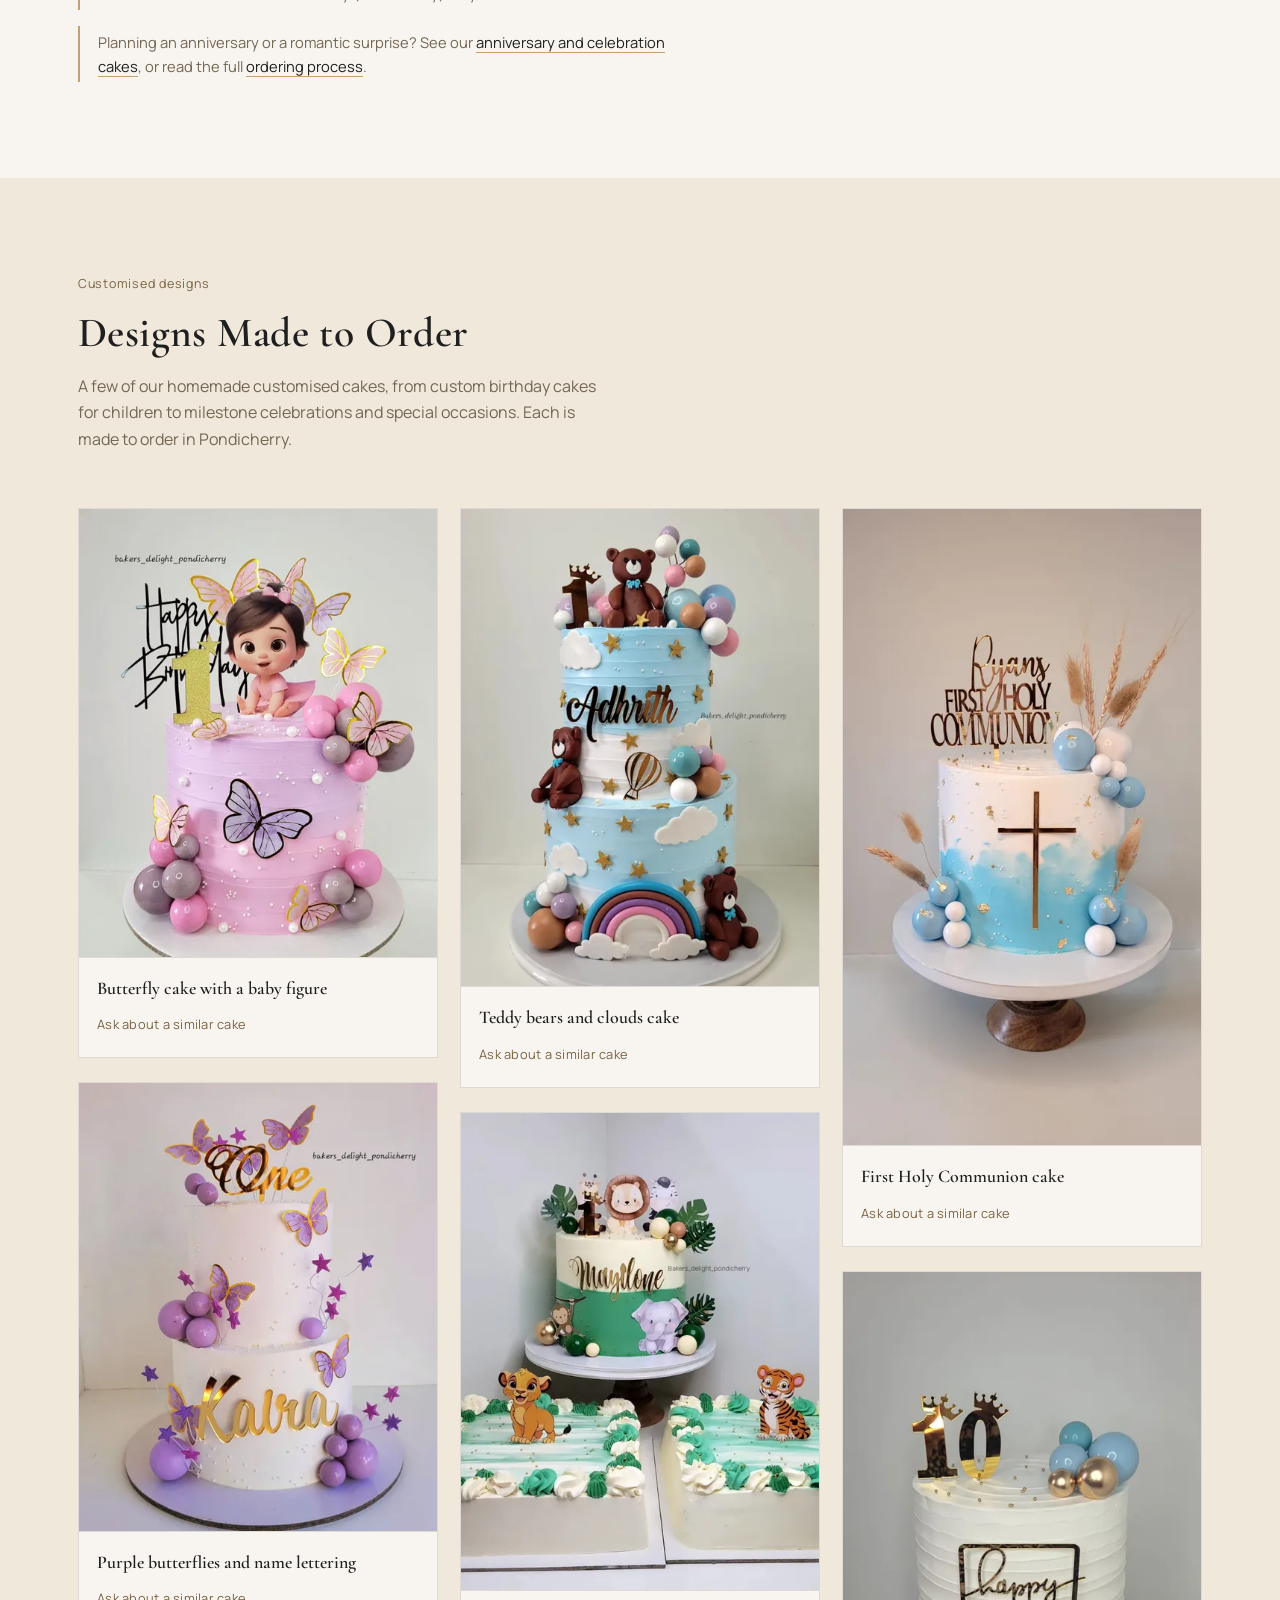
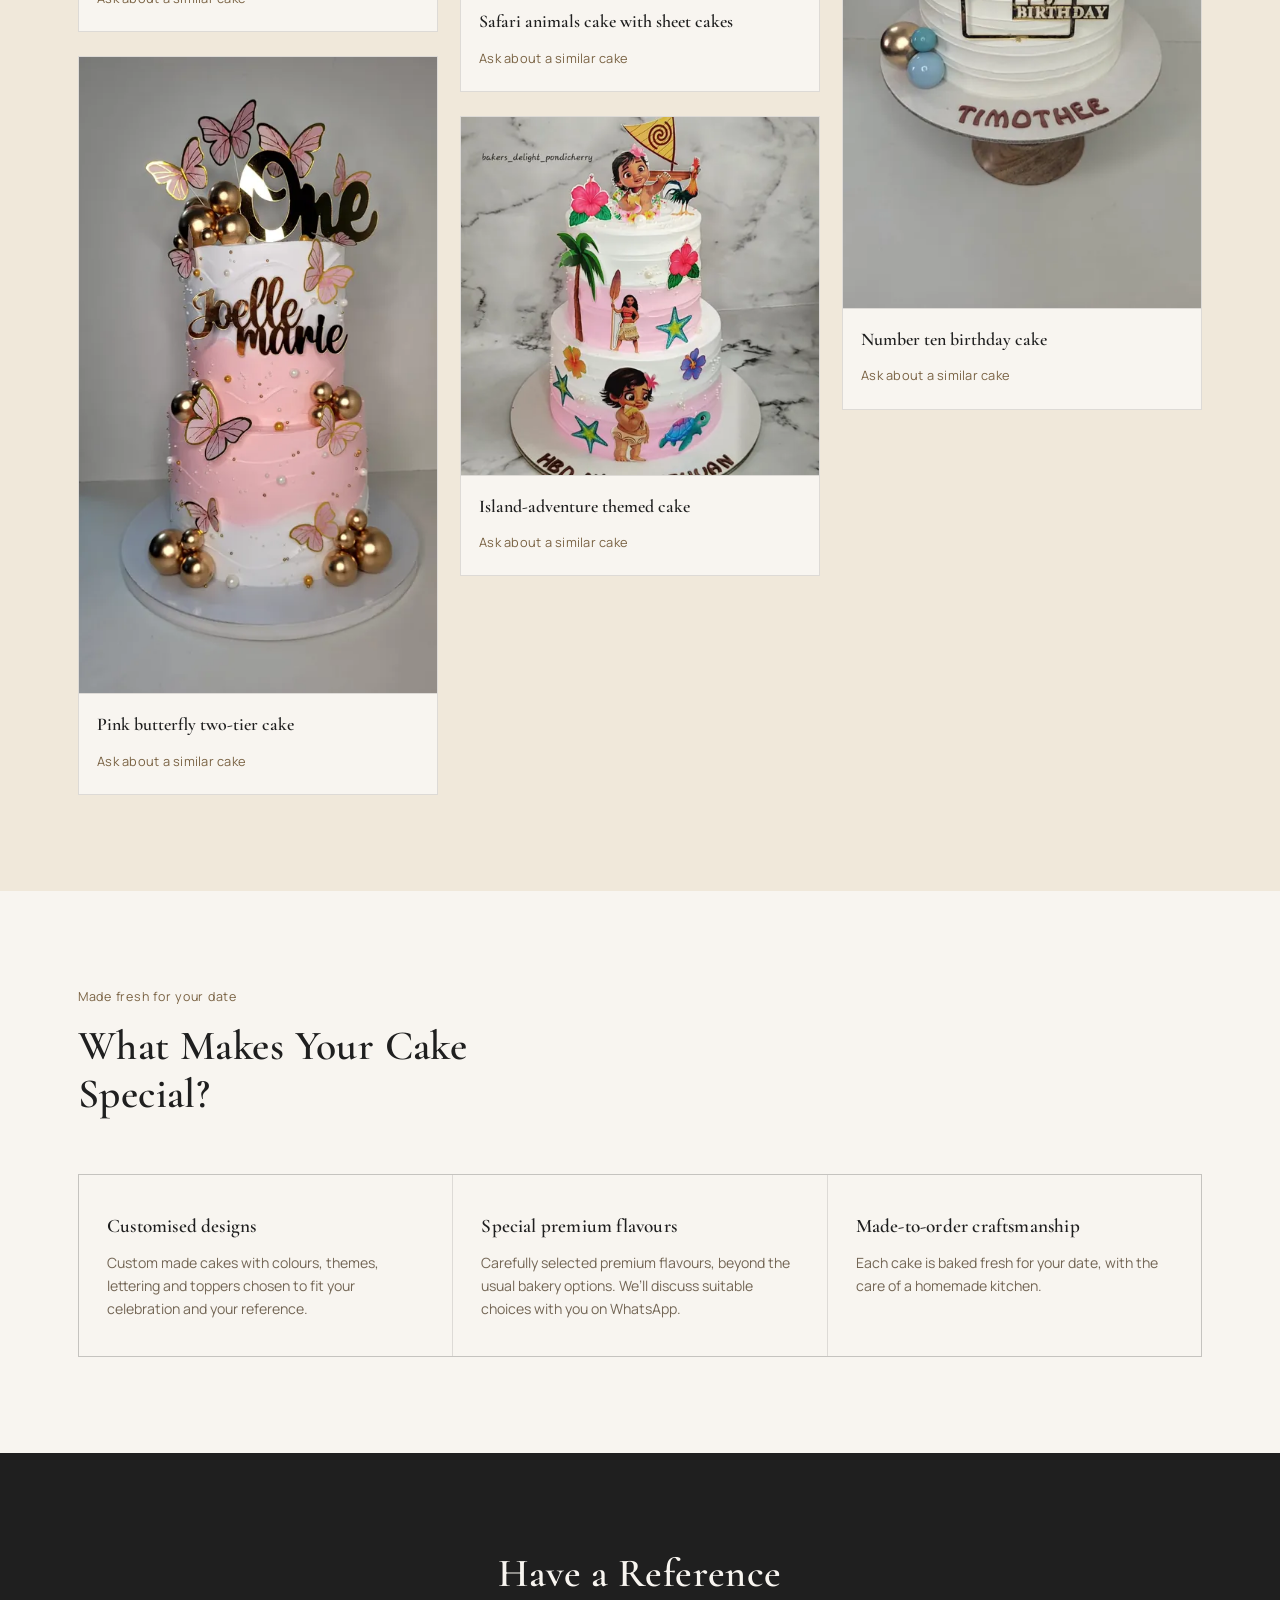
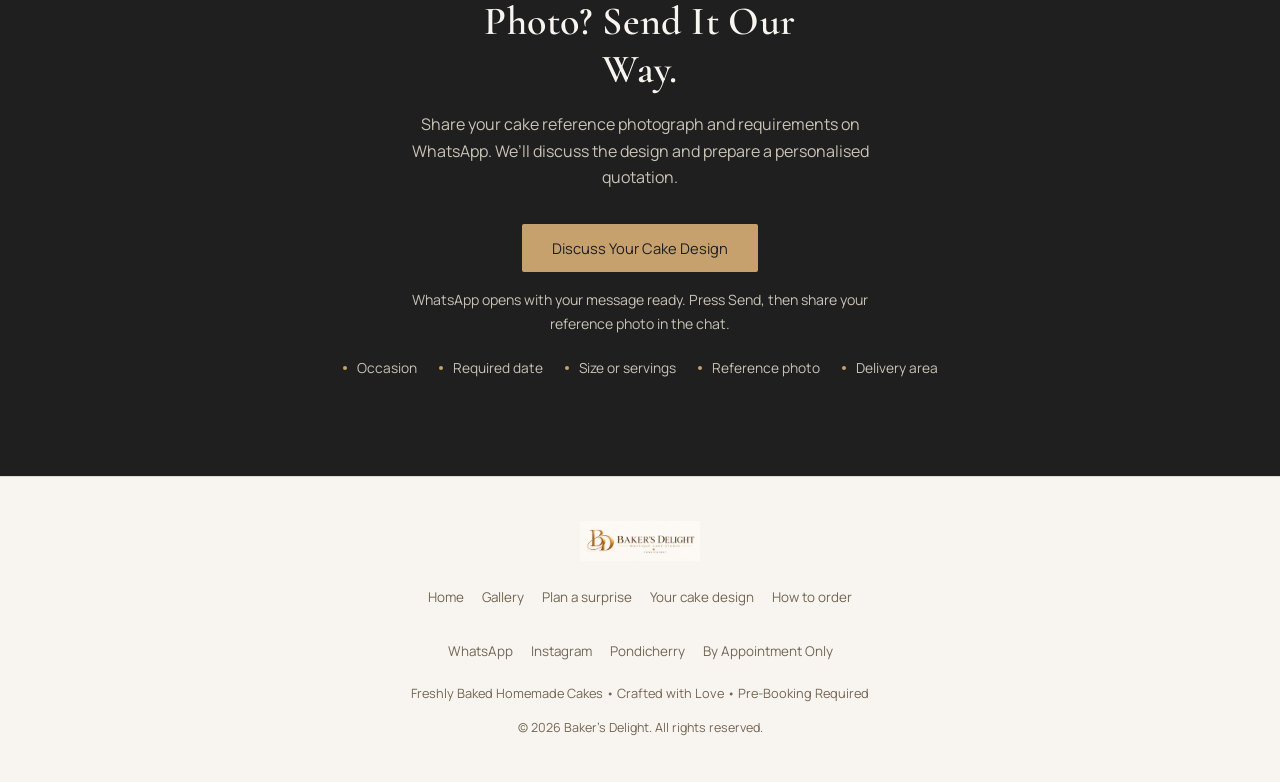
<file: custom-cake-story.html>
<!DOCTYPE html>
<html lang="en-IN">
<head>
<!-- Google Tag Manager -->
<script>(function(w,d,s,l,i){w[l]=w[l]||[];w[l].push({'gtm.start':
new Date().getTime(),event:'gtm.js'});var f=d.getElementsByTagName(s)[0],
j=d.createElement(s),dl=l!='dataLayer'?'&l='+l:'';j.async=true;j.src=
'https://www.googletagmanager.com/gtm.js?id='+i+dl;f.parentNode.insertBefore(j,f);
})(window,document,'script','dataLayer','GTM-WL6VNH22');</script>
<!-- End Google Tag Manager -->
<meta charset="UTF-8">
<title>Customised Cakes in Pondicherry | Bakers Delight</title>
<meta name="description" content="Looking for customised homemade cakes in Pondicherry? Share your design idea or reference photo and receive a personalised quotation.">
<link rel="canonical" href="https://bakersdelights.in/custom-cake-story.html">
<meta property="og:type" content="website">
<meta property="og:site_name" content="Bakers Delight">
<meta property="og:title" content="Customised Cakes in Pondicherry | Bakers Delight">
<meta property="og:description" content="Looking for customised homemade cakes in Pondicherry? Share your design idea or reference photo and receive a personalised quotation.">
<meta property="og:url" content="https://bakersdelights.in/custom-cake-story.html">
<meta property="og:locale" content="en_IN">
<meta property="og:image" content="https://bakersdelights.in/bakers-delight-og-image-landscape-1200x630.jpg">
<meta property="og:image:width" content="1200">
<meta property="og:image:height" content="630">
<meta name="twitter:card" content="summary_large_image">
<meta name="twitter:title" content="Customised Cakes in Pondicherry | Bakers Delight">
<meta name="twitter:description" content="Looking for customised homemade cakes in Pondicherry? Share your design idea or reference photo and receive a personalised quotation.">
<meta name="twitter:image" content="https://bakersdelights.in/bakers-delight-og-image-landscape-1200x630.jpg">
<script type="application/ld+json">
{
  "@context": "https://schema.org",
  "@type": "WebPage",
  "name": "Customised Cakes in Pondicherry | Bakers Delight",
  "url": "https://bakersdelights.in/custom-cake-story.html",
  "description": "Looking for customised homemade cakes in Pondicherry? Share your design idea or reference photo and receive a personalised quotation.",
  "inLanguage": "en-IN",
  "isPartOf": {
    "@type": "WebSite",
    "name": "Bakers Delight",
    "url": "https://bakersdelights.in/"
  }
}
</script>
<meta name="viewport" content="width=device-width, initial-scale=1, viewport-fit=cover">
<meta name="theme-color" content="#F8F5F0">
<link rel="icon" type="image/png" sizes="32x32" href="images/icons/favicon-32.png">
<link rel="apple-touch-icon" href="images/icons/apple-touch-icon.png">
<link rel="preconnect" href="https://fonts.googleapis.com">
<link rel="preconnect" href="https://fonts.gstatic.com" crossorigin>
<link href="https://fonts.googleapis.com/css2?family=Cormorant+Garamond:ital,wght@0,400;0,500;0,600;1,500&family=Manrope:wght@400;500;600&display=swap" rel="stylesheet">
<link rel="stylesheet" href="styles.css">
<link rel="stylesheet" href="pages.css">
</head>
<body>
<!-- Google Tag Manager (noscript) -->
<noscript><iframe src="https://www.googletagmanager.com/ns.html?id=GTM-WL6VNH22"
height="0" width="0" style="display:none;visibility:hidden"></iframe></noscript>
<!-- End Google Tag Manager (noscript) -->
<a class="skip-link" href="#main">Skip to main content</a>
<header class="site">
  <div class="nav-row">
    <a class="brand-home" href="index.html" aria-label="Bakers Delight home"><img class="brand-logo" src="images/brand/bakers-delight-logo-horizontal.jpg" width="1280" height="426" alt="Baker's Delight — Boutique Cake Studio, Pondicherry"></a>
    <nav class="site-nav" id="siteNav" aria-label="Primary">
      <ul class="site-links">
        <li class="nav-consult"><a href="https://wa.me/917339387556?text=Hi%2C%20I%27d%20like%20to%20book%20a%20consultation" target="_blank" rel="noopener">Book a Consultation</a></li>
        <li><a href="index.html">Home</a></li>
        <li><a href="index.html#gallery">Gallery</a></li>
        <li><a href="custom-cake-story.html" aria-current="page">Customised Cakes</a></li>
        <li><a href="meaningful-surprise.html">Plan a Surprise</a></li>
        <li><a href="index.html#how-to-order">How to Order</a></li>
      </ul>
    </nav>
    <a class="nav-cta" href="https://wa.me/917339387556?text=Hi%2C%20I%27d%20like%20to%20book%20a%20consultation" target="_blank" rel="noopener">Book a Consultation</a>
    <button class="nav-toggle" type="button" aria-expanded="false" aria-controls="siteNav" aria-label="Open menu">
      <span class="nav-lines" aria-hidden="true"><span></span><span></span><span></span></span>
    </button>
  </div>
</header>
<main id="main">
<section class="pg-hero pg-dark">
  <div class="wrap pg-hero-grid">
    <div class="pg-copy">
      <span class="eyebrow">Customised cakes in Pondicherry</span>
      <h1>A Cake Made Just for Your Story</h1>
      <p class="pg-lede">Share your idea, inspiration or reference photo. We’ll discuss how to create a customised cake for your special occasion.</p>
      <div class="pg-actions">
        <a class="btn-primary" href="https://wa.me/917339387556?text=Hi%20Bakers%20Delight%2C%20I%E2%80%99d%20like%20to%20discuss%20a%20customised%20cake%20design.%0A%0AOccasion%3A%0ARequired%20date%3A%0AApproximate%20size%2Fservings%3A%0AMy%20idea%20or%20reference%20photo%20%28I%E2%80%99ll%20send%20it%20in%20this%20chat%29%3A%0ADelivery%20area%20in%20Pondicherry%3A" target="_blank" rel="noopener">Discuss Your Cake Design</a>
        <a class="btn-secondary" href="#designs">Browse designs</a>
      </div>
    </div>
    <div class="pg-photo"><img src="images/photos/pages/brother-sister-illustration-blue-butterflies-birthday-cake-800.webp" srcset="images/photos/pages/brother-sister-illustration-blue-butterflies-birthday-cake-480.webp 480w, images/photos/pages/brother-sister-illustration-blue-butterflies-birthday-cake-800.webp 800w, images/photos/pages/brother-sister-illustration-blue-butterflies-birthday-cake-1200.webp 1200w" sizes="(min-width: 860px) 460px, 100vw" width="800" height="1000" alt="Tall white cake with a printed illustration of a brother and sister, pale blue butterflies, blue and white spheres and a gold Happy Birthday topper" fetchpriority="high" decoding="async"></div>
  </div>
</section>

<section id="journey">
  <div class="wrap">
    <div class="section-head">
      <span class="tag">From idea to cake</span>
      <h2>Three Simple Steps to Your Custom Cake</h2>
      <p>Placing a custom cake order is simple, and it all happens on WhatsApp. You don&rsquo;t need a finished design: a photograph, a theme or a few words is enough to begin.</p>
    </div>
    <ol class="pg-steps">
      <li class="pg-step"><span class="big" aria-hidden="true">1</span><h3>Share your idea or reference photo</h3><p>A picture, a colour palette, a theme, a name or a few words. Whatever shows us what you imagine.</p></li>
      <li class="pg-step"><span class="big" aria-hidden="true">2</span><h3>Discuss design, size, flavour and requirements</h3><p>We talk through what is possible for your occasion and suggest suitable special premium flavour options.</p></li>
      <li class="pg-step"><span class="big" aria-hidden="true">3</span><h3>Receive a personalised quotation</h3><p>Every cake is individually quoted, based on your design, size, decoration and requirements.</p></li>
    </ol>
    <p class="pg-note">Every cake is made to order. We generally need 3&ndash;5 days&rsquo; notice, with more time for larger or more complex designs, and a 75% advance payment confirms your booking. We make cakes for celebrations in Pondicherry (Puducherry) only.</p>
    <p class="pg-note">Planning an anniversary or a romantic surprise? See our <a href="meaningful-surprise.html">anniversary and celebration cakes</a>, or read the full <a href="index.html#how-to-order">ordering process</a>.</p>
  </div>
</section>

<section class="band-beige" id="designs">
  <div class="wrap">
    <div class="section-head">
      <span class="tag">Customised designs</span>
      <h2>Designs Made to Order</h2>
      <p>A few of our homemade customised cakes, from custom birthday cakes for children to milestone celebrations and special occasions. Each is made to order in Pondicherry.</p>
    </div>
    <div class="pg-gallery">
      <figure class="pg-item"><div class="pg-img"><img src="images/photos/pages/butterfly-baby-figure-number-one-lilac-pink-cake-800.webp" srcset="images/photos/pages/butterfly-baby-figure-number-one-lilac-pink-cake-480.webp 480w, images/photos/pages/butterfly-baby-figure-number-one-lilac-pink-cake-800.webp 800w" sizes="(min-width: 960px) 33vw, (min-width: 560px) 50vw, 100vw" width="800" height="1000" alt="Lilac and pink cake with a baby figure, a gold number one, pink and grey spheres, gold-edged butterflies and a Happy Birthday topper" loading="lazy" decoding="async"></div><figcaption><span class="pg-cap">Butterfly cake with a baby figure</span><a class="pg-link" href="https://wa.me/917339387556?text=Hi%20Bakers%20Delight%2C%20I%E2%80%99d%20like%20to%20enquire%20about%20a%20cake%20similar%20to%20the%20%E2%80%9CButterfly%20cake%20with%20a%20baby%20figure%E2%80%9D%20design%20on%20your%20Cake%20Made%20Just%20for%20Your%20Story%20page.%0A%0AOccasion%3A%0ARequired%20date%3A%0AApproximate%20size%2Fservings%3A%0ADelivery%20area%20in%20Pondicherry%3A" target="_blank" rel="noopener">Ask about a similar cake</a></figcaption></figure>
      <figure class="pg-item"><div class="pg-img"><img src="images/photos/pages/purple-butterflies-stars-one-topper-two-tier-cake-800.webp" srcset="images/photos/pages/purple-butterflies-stars-one-topper-two-tier-cake-480.webp 480w, images/photos/pages/purple-butterflies-stars-one-topper-two-tier-cake-800.webp 800w" sizes="(min-width: 960px) 33vw, (min-width: 560px) 50vw, 100vw" width="800" height="1000" alt="Two-tier white cake with purple butterflies, lilac spheres, purple stars, a gold One topper and a gold name plaque" loading="lazy" decoding="async"></div><figcaption><span class="pg-cap">Purple butterflies and name lettering</span><a class="pg-link" href="https://wa.me/917339387556?text=Hi%20Bakers%20Delight%2C%20I%E2%80%99d%20like%20to%20enquire%20about%20a%20cake%20similar%20to%20the%20%E2%80%9CPurple%20butterflies%20and%20name%20lettering%E2%80%9D%20design%20on%20your%20Cake%20Made%20Just%20for%20Your%20Story%20page.%0A%0AOccasion%3A%0ARequired%20date%3A%0AApproximate%20size%2Fservings%3A%0ADelivery%20area%20in%20Pondicherry%3A" target="_blank" rel="noopener">Ask about a similar cake</a></figcaption></figure>
      <figure class="pg-item"><div class="pg-img"><img src="images/photos/pages/pink-white-two-tier-butterflies-one-topper-cake-800.webp" srcset="images/photos/pages/pink-white-two-tier-butterflies-one-topper-cake-480.webp 480w, images/photos/pages/pink-white-two-tier-butterflies-one-topper-cake-800.webp 800w" sizes="(min-width: 960px) 33vw, (min-width: 560px) 50vw, 100vw" width="800" height="1422" alt="Two-tier pink and white cake with pink butterflies, gold spheres, a gold One topper and a gold name plaque" loading="lazy" decoding="async"></div><figcaption><span class="pg-cap">Pink butterfly two-tier cake</span><a class="pg-link" href="https://wa.me/917339387556?text=Hi%20Bakers%20Delight%2C%20I%E2%80%99d%20like%20to%20enquire%20about%20a%20cake%20similar%20to%20the%20%E2%80%9CPink%20butterfly%20two-tier%20cake%E2%80%9D%20design%20on%20your%20Cake%20Made%20Just%20for%20Your%20Story%20page.%0A%0AOccasion%3A%0ARequired%20date%3A%0AApproximate%20size%2Fservings%3A%0ADelivery%20area%20in%20Pondicherry%3A" target="_blank" rel="noopener">Ask about a similar cake</a></figcaption></figure>
      <figure class="pg-item"><div class="pg-img"><img src="images/photos/pages/teddy-bears-clouds-stars-number-one-two-tier-cake-800.webp" srcset="images/photos/pages/teddy-bears-clouds-stars-number-one-two-tier-cake-480.webp 480w, images/photos/pages/teddy-bears-clouds-stars-number-one-two-tier-cake-800.webp 800w, images/photos/pages/teddy-bears-clouds-stars-number-one-two-tier-cake-1200.webp 1200w" sizes="(min-width: 960px) 33vw, (min-width: 560px) 50vw, 100vw" width="800" height="1066" alt="Two-tier blue and white cake with brown teddy bears, clouds, gold stars, a rainbow, pastel spheres and a gold number one with a crown" loading="lazy" decoding="async"></div><figcaption><span class="pg-cap">Teddy bears and clouds cake</span><a class="pg-link" href="https://wa.me/917339387556?text=Hi%20Bakers%20Delight%2C%20I%E2%80%99d%20like%20to%20enquire%20about%20a%20cake%20similar%20to%20the%20%E2%80%9CTeddy%20bears%20and%20clouds%20cake%E2%80%9D%20design%20on%20your%20Cake%20Made%20Just%20for%20Your%20Story%20page.%0A%0AOccasion%3A%0ARequired%20date%3A%0AApproximate%20size%2Fservings%3A%0ADelivery%20area%20in%20Pondicherry%3A" target="_blank" rel="noopener">Ask about a similar cake</a></figcaption></figure>
      <figure class="pg-item"><div class="pg-img"><img src="images/photos/pages/safari-animals-number-one-cake-with-two-sheet-cakes-800.webp" srcset="images/photos/pages/safari-animals-number-one-cake-with-two-sheet-cakes-480.webp 480w, images/photos/pages/safari-animals-number-one-cake-with-two-sheet-cakes-800.webp 800w, images/photos/pages/safari-animals-number-one-cake-with-two-sheet-cakes-1200.webp 1200w" sizes="(min-width: 960px) 33vw, (min-width: 560px) 50vw, 100vw" width="800" height="1066" alt="Green and cream cake with jungle animals, tropical leaves and a gold name plaque, shown with two sheet cakes topped with lion and tiger cut-outs" loading="lazy" decoding="async"></div><figcaption><span class="pg-cap">Safari animals cake with sheet cakes</span><a class="pg-link" href="https://wa.me/917339387556?text=Hi%20Bakers%20Delight%2C%20I%E2%80%99d%20like%20to%20enquire%20about%20a%20cake%20similar%20to%20the%20%E2%80%9CSafari%20animals%20cake%20with%20sheet%20cakes%E2%80%9D%20design%20on%20your%20Cake%20Made%20Just%20for%20Your%20Story%20page.%0A%0AOccasion%3A%0ARequired%20date%3A%0AApproximate%20size%2Fservings%3A%0ADelivery%20area%20in%20Pondicherry%3A" target="_blank" rel="noopener">Ask about a similar cake</a></figcaption></figure>
      <figure class="pg-item"><div class="pg-img"><img src="images/photos/pages/island-theme-character-cutouts-pink-ombre-two-tier-cake-800.webp" srcset="images/photos/pages/island-theme-character-cutouts-pink-ombre-two-tier-cake-480.webp 480w, images/photos/pages/island-theme-character-cutouts-pink-ombre-two-tier-cake-800.webp 800w, images/photos/pages/island-theme-character-cutouts-pink-ombre-two-tier-cake-1200.webp 1200w" sizes="(min-width: 960px) 33vw, (min-width: 560px) 50vw, 100vw" width="800" height="800" alt="Two-tier white and pink ombré cake with tropical flowers, a palm tree, starfish, a sea turtle and island-adventure character cut-outs" loading="lazy" decoding="async"></div><figcaption><span class="pg-cap">Island-adventure themed cake</span><a class="pg-link" href="https://wa.me/917339387556?text=Hi%20Bakers%20Delight%2C%20I%E2%80%99d%20like%20to%20enquire%20about%20a%20cake%20similar%20to%20the%20%E2%80%9CIsland-adventure%20themed%20cake%E2%80%9D%20design%20on%20your%20Cake%20Made%20Just%20for%20Your%20Story%20page.%0A%0AOccasion%3A%0ARequired%20date%3A%0AApproximate%20size%2Fservings%3A%0ADelivery%20area%20in%20Pondicherry%3A" target="_blank" rel="noopener">Ask about a similar cake</a></figcaption></figure>
      <figure class="pg-item"><div class="pg-img"><img src="images/photos/pages/first-holy-communion-blue-white-gold-cross-cake-800.webp" srcset="images/photos/pages/first-holy-communion-blue-white-gold-cross-cake-480.webp 480w, images/photos/pages/first-holy-communion-blue-white-gold-cross-cake-800.webp 800w" sizes="(min-width: 960px) 33vw, (min-width: 560px) 50vw, 100vw" width="800" height="1422" alt="White and sky-blue cake with a gold cross, blue and white spheres, dried grass stems and a gold First Holy Communion topper" loading="lazy" decoding="async"></div><figcaption><span class="pg-cap">First Holy Communion cake</span><a class="pg-link" href="https://wa.me/917339387556?text=Hi%20Bakers%20Delight%2C%20I%E2%80%99d%20like%20to%20enquire%20about%20a%20cake%20similar%20to%20the%20%E2%80%9CFirst%20Holy%20Communion%20cake%E2%80%9D%20design%20on%20your%20Cake%20Made%20Just%20for%20Your%20Story%20page.%0A%0AOccasion%3A%0ARequired%20date%3A%0AApproximate%20size%2Fservings%3A%0ADelivery%20area%20in%20Pondicherry%3A" target="_blank" rel="noopener">Ask about a similar cake</a></figcaption></figure>
      <figure class="pg-item"><div class="pg-img"><img src="images/photos/pages/number-ten-crowns-happy-birthday-blue-gold-spheres-cake-800.webp" srcset="images/photos/pages/number-ten-crowns-happy-birthday-blue-gold-spheres-cake-480.webp 480w, images/photos/pages/number-ten-crowns-happy-birthday-blue-gold-spheres-cake-800.webp 800w" sizes="(min-width: 960px) 33vw, (min-width: 560px) 50vw, 100vw" width="800" height="1422" alt="White cake with a gold number ten topped with crowns, blue and gold spheres, a gold Happy Birthday plaque and fondant lettering on the board" loading="lazy" decoding="async"></div><figcaption><span class="pg-cap">Number ten birthday cake</span><a class="pg-link" href="https://wa.me/917339387556?text=Hi%20Bakers%20Delight%2C%20I%E2%80%99d%20like%20to%20enquire%20about%20a%20cake%20similar%20to%20the%20%E2%80%9CNumber%20ten%20birthday%20cake%E2%80%9D%20design%20on%20your%20Cake%20Made%20Just%20for%20Your%20Story%20page.%0A%0AOccasion%3A%0ARequired%20date%3A%0AApproximate%20size%2Fservings%3A%0ADelivery%20area%20in%20Pondicherry%3A" target="_blank" rel="noopener">Ask about a similar cake</a></figcaption></figure>
    </div>
  </div>
</section>

<section id="yours">
  <div class="wrap">
    <div class="section-head">
      <span class="tag">Made fresh for your date</span>
      <h2>What Makes Your Cake Special?</h2>
    </div>
    <div class="why-grid">
      <div class="why-card"><h3>Customised designs</h3><p>Custom made cakes with colours, themes, lettering and toppers chosen to fit your celebration and your reference.</p></div>
      <div class="why-card"><h3>Special premium flavours</h3><p>Carefully selected premium flavours, beyond the usual bakery options. We&rsquo;ll discuss suitable choices with you on WhatsApp.</p></div>
      <div class="why-card"><h3>Made-to-order craftsmanship</h3><p>Each cake is baked fresh for your date, with the care of a homemade kitchen.</p></div>
    </div>
  </div>
</section>

<section class="reserve" id="discuss">
  <div class="wrap">
    <h2>Have a Reference Photo? Send It Our Way.</h2>
    <p>Share your cake reference photograph and requirements on WhatsApp. We&rsquo;ll discuss the design and prepare a personalised quotation.</p>
    <a class="btn-primary" href="https://wa.me/917339387556?text=Hi%20Bakers%20Delight%2C%20I%E2%80%99d%20like%20to%20discuss%20a%20customised%20cake%20design.%0A%0AOccasion%3A%0ARequired%20date%3A%0AApproximate%20size%2Fservings%3A%0AMy%20idea%20or%20reference%20photo%20%28I%E2%80%99ll%20send%20it%20in%20this%20chat%29%3A%0ADelivery%20area%20in%20Pondicherry%3A" target="_blank" rel="noopener">Discuss Your Cake Design</a>
    <p class="pg-small">WhatsApp opens with your message ready. Press Send, then share your reference photo in the chat.</p>
    <ul class="pg-chips"><li>Occasion</li><li>Required date</li><li>Size or servings</li><li>Reference photo</li><li>Delivery area</li></ul>
  </div>
</section>
</main>

<footer>
  <img class="brand-logo footer-logo" src="images/brand/bakers-delight-logo-horizontal.jpg" width="1280" height="426" alt="Baker's Delight — Boutique Cake Studio">
  <nav class="footer-nav" aria-label="Site pages"><a href="index.html">Home</a><a href="index.html#gallery">Gallery</a><a href="meaningful-surprise.html">Plan a surprise</a><a href="custom-cake-story.html">Your cake design</a><a href="index.html#how-to-order">How to order</a></nav>
  <div class="footer-links">
    <a href="https://wa.me/917339387556" target="_blank" rel="noopener">WhatsApp</a>
    <a href="https://www.instagram.com/bakers_delight_pondicherry?stkn=MTZ4eXpkMjF6YW51ZQ==" target="_blank" rel="noopener">Instagram</a>
    <span>Pondicherry</span>
    <span>By Appointment Only</span>
  </div>
  <p class="footer-tagline">Freshly Baked Homemade Cakes &bull; Crafted with Love &bull; Pre-Booking Required</p>
  <p class="footer-copy">&copy; 2026 Baker's Delight. All rights reserved.</p>
</footer>

<a class="wa-fab" href="https://wa.me/917339387556?text=Hi%20Baker%27s%20Delight%2C%20I%20would%20like%20to%20discuss%20a%20custom%20cake%20for%20my%20celebration." target="_blank" rel="noopener" aria-label="Chat with us on WhatsApp">
  <img src="images/brand/bakers-delight-monogram.jpg" width="1254" height="1254" alt="">
</a>
<script src="nav.js"></script>
<script src="pages.js"></script>
</body>
</html>
</file>
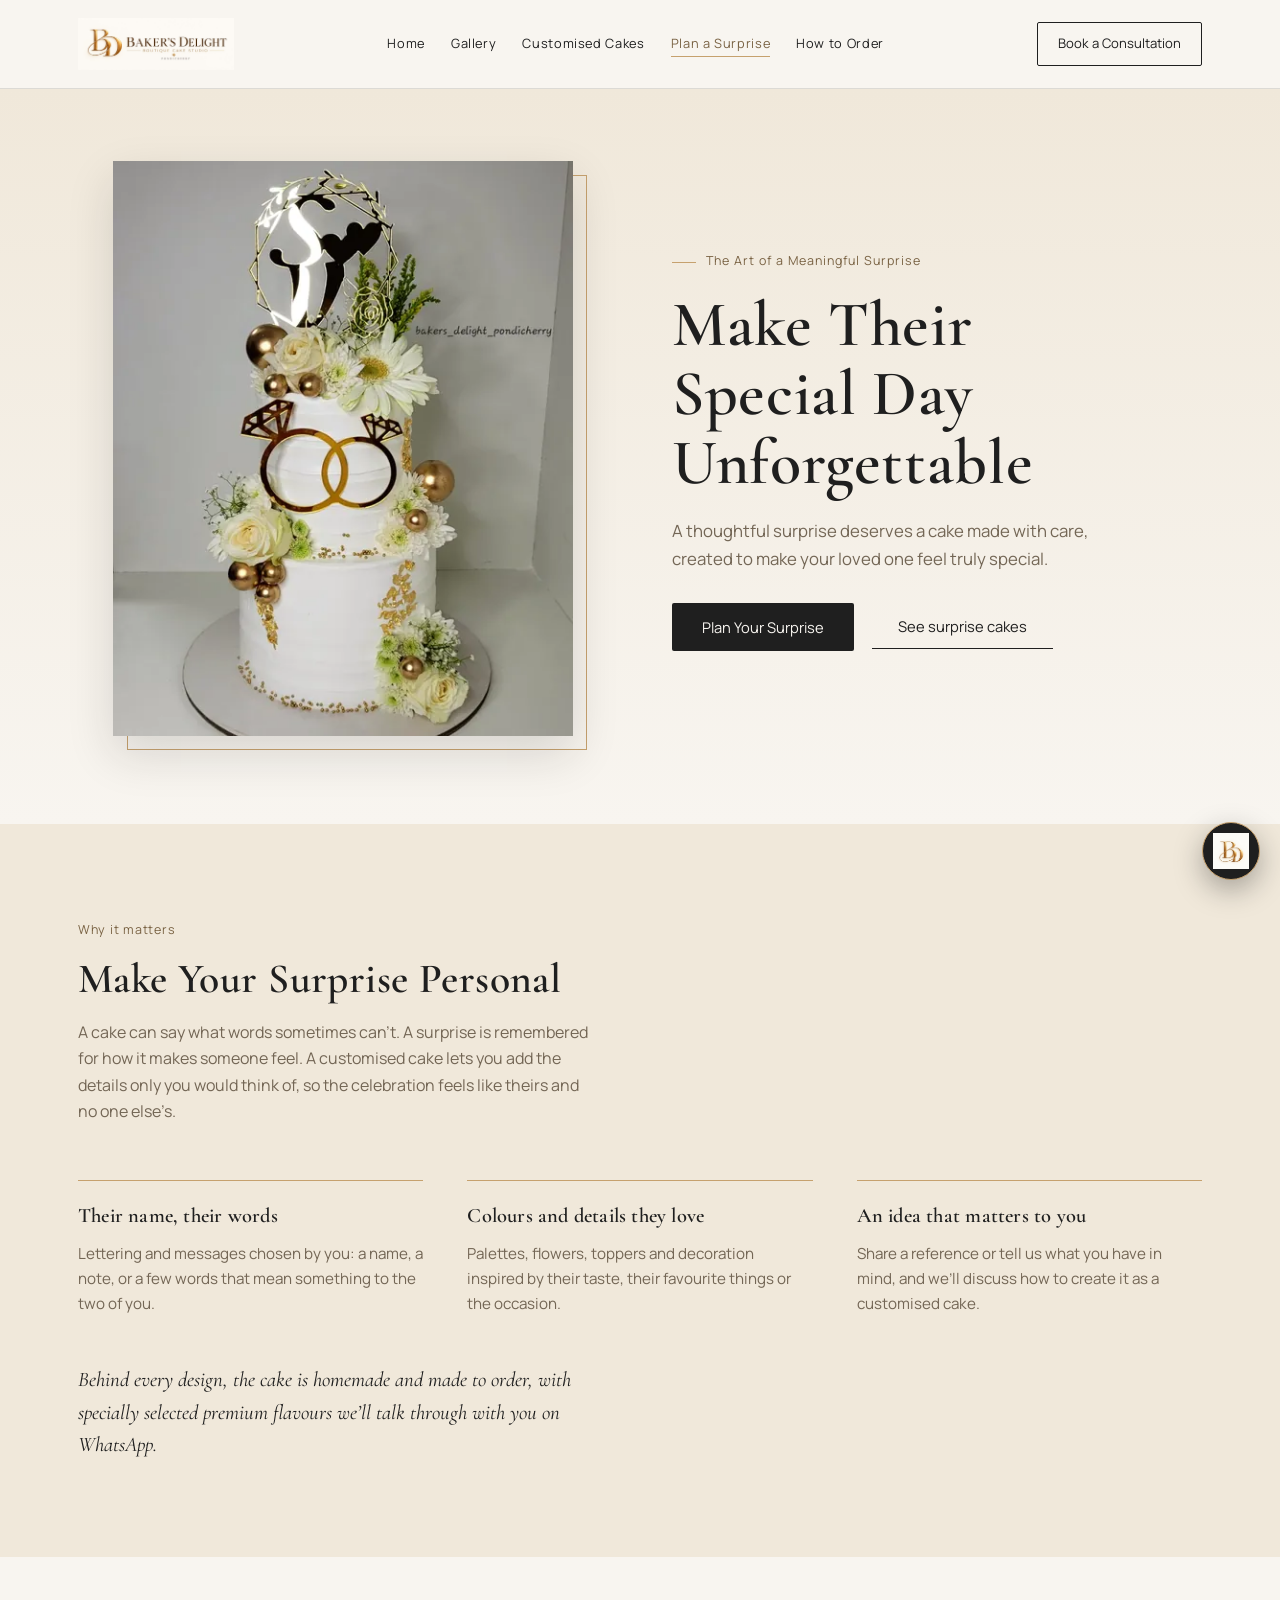
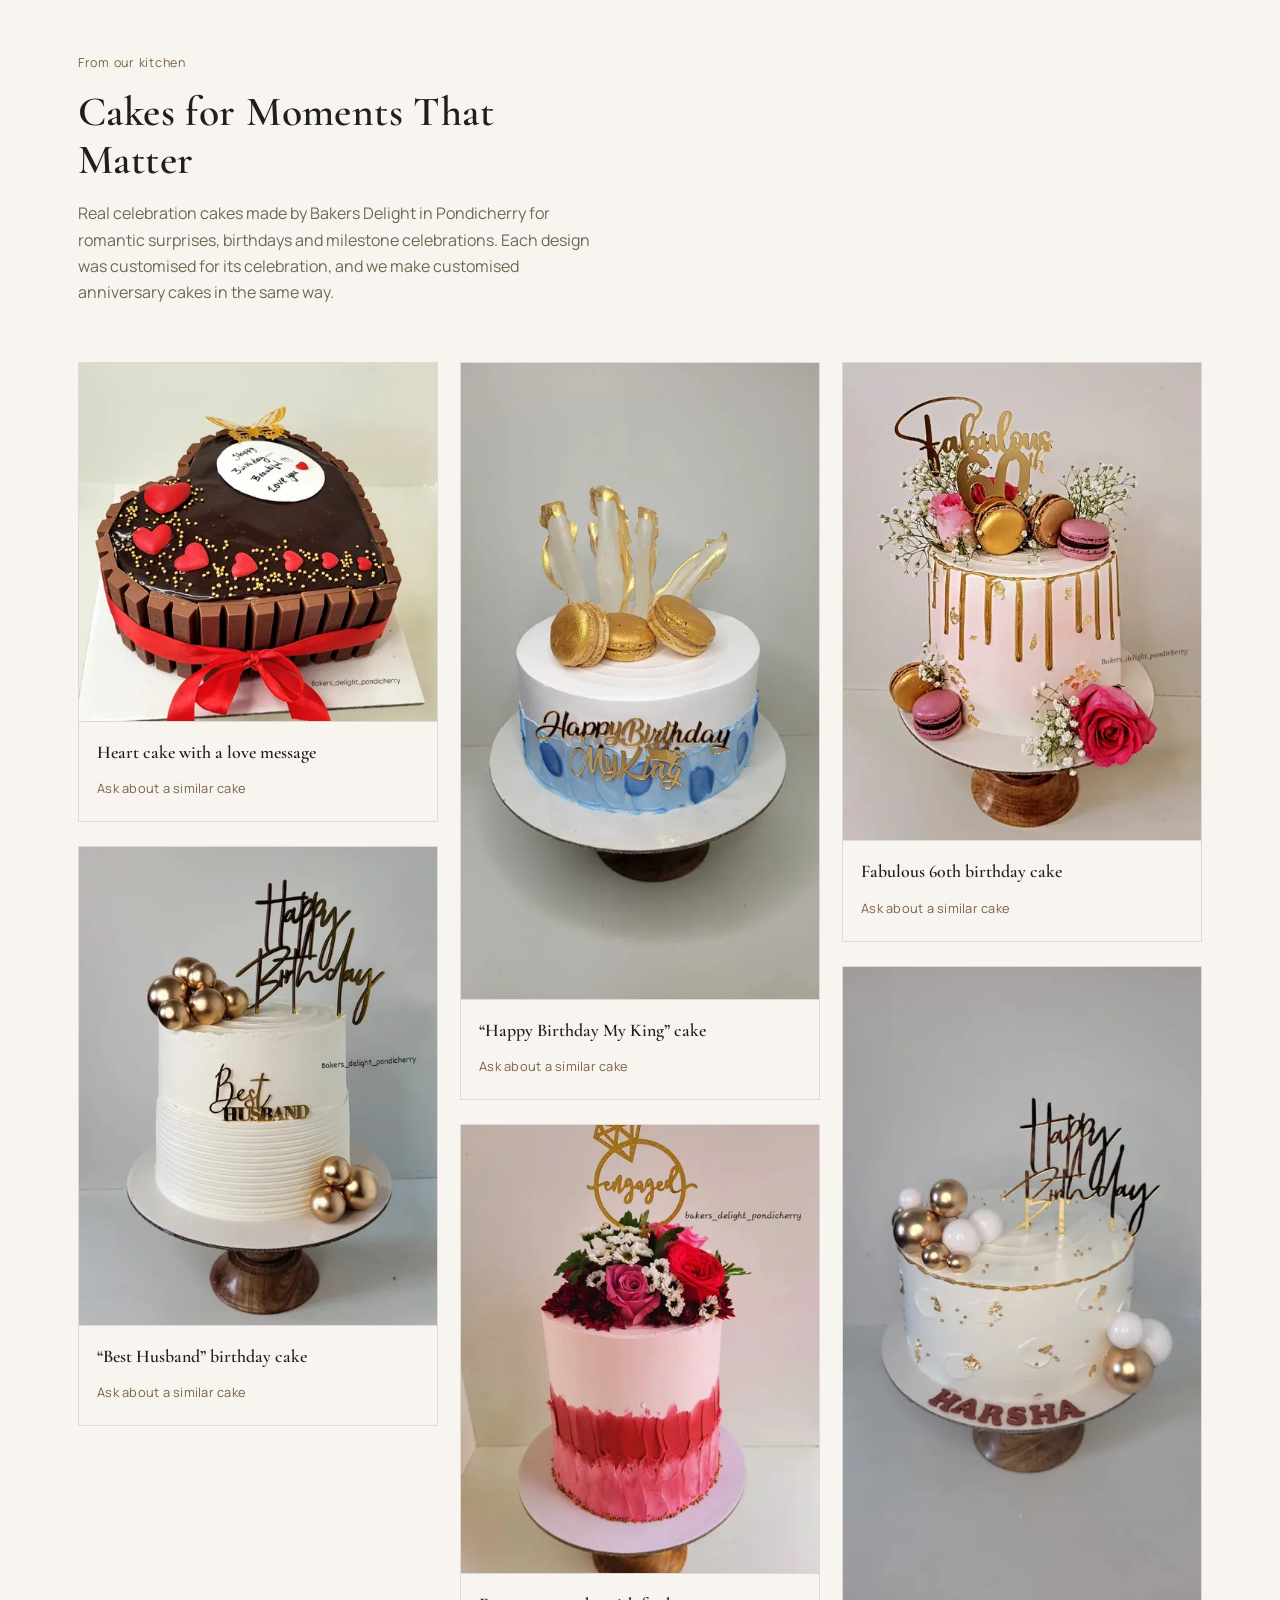
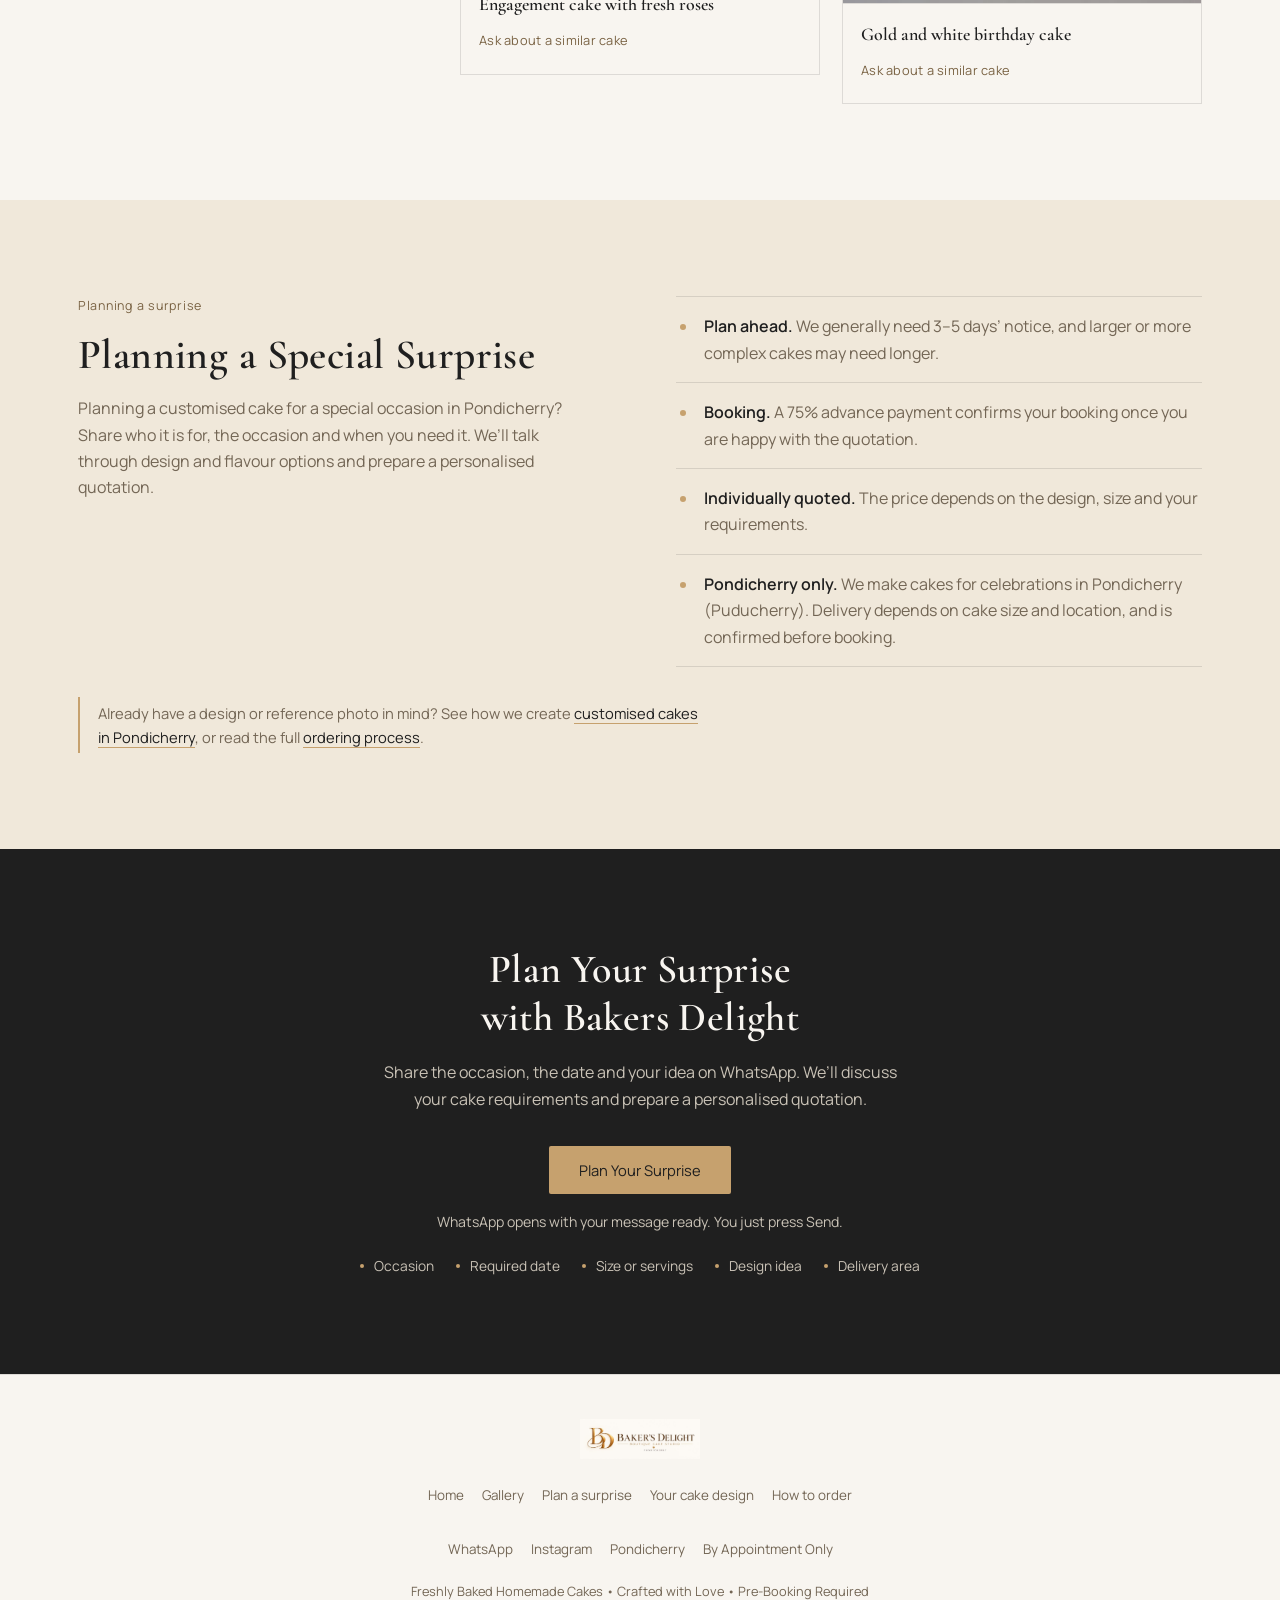
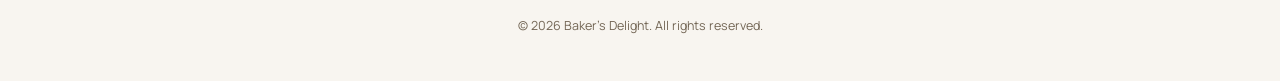
<file: meaningful-surprise.html>
<!DOCTYPE html>
<html lang="en-IN">
<head>
<!-- Google Tag Manager -->
<script>(function(w,d,s,l,i){w[l]=w[l]||[];w[l].push({'gtm.start':
new Date().getTime(),event:'gtm.js'});var f=d.getElementsByTagName(s)[0],
j=d.createElement(s),dl=l!='dataLayer'?'&l='+l:'';j.async=true;j.src=
'https://www.googletagmanager.com/gtm.js?id='+i+dl;f.parentNode.insertBefore(j,f);
})(window,document,'script','dataLayer','GTM-WL6VNH22');</script>
<!-- End Google Tag Manager -->
<meta charset="UTF-8">
<title>Anniversary &amp; Celebration Cakes in Pondicherry | Bakers Delight</title>
<meta name="description" content="Plan a meaningful surprise with customised celebration cakes in Pondicherry. Explore special designs and enquire about your cake on WhatsApp.">
<link rel="canonical" href="https://bakersdelights.in/meaningful-surprise.html">
<meta property="og:type" content="website">
<meta property="og:site_name" content="Bakers Delight">
<meta property="og:title" content="Anniversary &amp; Celebration Cakes in Pondicherry | Bakers Delight">
<meta property="og:description" content="Plan a meaningful surprise with customised celebration cakes in Pondicherry. Explore special designs and enquire about your cake on WhatsApp.">
<meta property="og:url" content="https://bakersdelights.in/meaningful-surprise.html">
<meta property="og:locale" content="en_IN">
<meta property="og:image" content="https://bakersdelights.in/bakers-delight-og-image-landscape-1200x630.jpg">
<meta property="og:image:width" content="1200">
<meta property="og:image:height" content="630">
<meta name="twitter:card" content="summary_large_image">
<meta name="twitter:title" content="Anniversary &amp; Celebration Cakes in Pondicherry | Bakers Delight">
<meta name="twitter:description" content="Plan a meaningful surprise with customised celebration cakes in Pondicherry. Explore special designs and enquire about your cake on WhatsApp.">
<meta name="twitter:image" content="https://bakersdelights.in/bakers-delight-og-image-landscape-1200x630.jpg">
<script type="application/ld+json">
{
  "@context": "https://schema.org",
  "@type": "WebPage",
  "name": "Anniversary & Celebration Cakes in Pondicherry | Bakers Delight",
  "url": "https://bakersdelights.in/meaningful-surprise.html",
  "description": "Plan a meaningful surprise with customised celebration cakes in Pondicherry. Explore special designs and enquire about your cake on WhatsApp.",
  "inLanguage": "en-IN",
  "isPartOf": {
    "@type": "WebSite",
    "name": "Bakers Delight",
    "url": "https://bakersdelights.in/"
  }
}
</script>
<meta name="viewport" content="width=device-width, initial-scale=1, viewport-fit=cover">
<meta name="theme-color" content="#F8F5F0">
<link rel="icon" type="image/png" sizes="32x32" href="images/icons/favicon-32.png">
<link rel="apple-touch-icon" href="images/icons/apple-touch-icon.png">
<link rel="preconnect" href="https://fonts.googleapis.com">
<link rel="preconnect" href="https://fonts.gstatic.com" crossorigin>
<link href="https://fonts.googleapis.com/css2?family=Cormorant+Garamond:ital,wght@0,400;0,500;0,600;1,500&family=Manrope:wght@400;500;600&display=swap" rel="stylesheet">
<link rel="stylesheet" href="styles.css">
<link rel="stylesheet" href="pages.css">
</head>
<body>
<!-- Google Tag Manager (noscript) -->
<noscript><iframe src="https://www.googletagmanager.com/ns.html?id=GTM-WL6VNH22"
height="0" width="0" style="display:none;visibility:hidden"></iframe></noscript>
<!-- End Google Tag Manager (noscript) -->
<a class="skip-link" href="#main">Skip to main content</a>
<header class="site">
  <div class="nav-row">
    <a class="brand-home" href="index.html" aria-label="Bakers Delight home"><img class="brand-logo" src="images/brand/bakers-delight-logo-horizontal.jpg" width="1280" height="426" alt="Baker's Delight — Boutique Cake Studio, Pondicherry"></a>
    <nav class="site-nav" id="siteNav" aria-label="Primary">
      <ul class="site-links">
        <li class="nav-consult"><a href="https://wa.me/917339387556?text=Hi%2C%20I%27d%20like%20to%20book%20a%20consultation" target="_blank" rel="noopener">Book a Consultation</a></li>
        <li><a href="index.html">Home</a></li>
        <li><a href="index.html#gallery">Gallery</a></li>
        <li><a href="custom-cake-story.html">Customised Cakes</a></li>
        <li><a href="meaningful-surprise.html" aria-current="page">Plan a Surprise</a></li>
        <li><a href="index.html#how-to-order">How to Order</a></li>
      </ul>
    </nav>
    <a class="nav-cta" href="https://wa.me/917339387556?text=Hi%2C%20I%27d%20like%20to%20book%20a%20consultation" target="_blank" rel="noopener">Book a Consultation</a>
    <button class="nav-toggle" type="button" aria-expanded="false" aria-controls="siteNav" aria-label="Open menu">
      <span class="nav-lines" aria-hidden="true"><span></span><span></span><span></span></span>
    </button>
  </div>
</header>
<main id="main">
<section class="pg-hero pg-soft">
  <div class="wrap pg-hero-grid">
    <div class="pg-copy">
      <span class="eyebrow">The Art of a Meaningful Surprise</span>
      <h1>Make Their Special Day Unforgettable</h1>
      <p class="pg-lede">A thoughtful surprise deserves a cake made with care, created to make your loved one feel truly special.</p>
      <div class="pg-actions">
        <a class="btn-primary" href="https://wa.me/917339387556?text=Hi%20Bakers%20Delight%2C%20I%E2%80%99d%20like%20to%20plan%20a%20surprise%20with%20a%20customised%20cake.%0A%0AWho%20is%20the%20surprise%20for%3A%0AOccasion%3A%0ARequired%20date%3A%0AApproximate%20size%2Fservings%3A%0ADesign%20idea%20or%20reference%3A%0ADelivery%20area%20in%20Pondicherry%3A" target="_blank" rel="noopener">Plan Your Surprise</a>
        <a class="btn-secondary" href="#gallery">See surprise cakes</a>
      </div>
    </div>
    <div class="pg-photo pg-frame"><img src="images/photos/pages/gold-rings-monogram-white-flowers-two-tier-cake-800.webp" srcset="images/photos/pages/gold-rings-monogram-white-flowers-two-tier-cake-480.webp 480w, images/photos/pages/gold-rings-monogram-white-flowers-two-tier-cake-800.webp 800w, images/photos/pages/gold-rings-monogram-white-flowers-two-tier-cake-1200.webp 1200w" sizes="(min-width: 860px) 460px, 100vw" width="800" height="1000" alt="Two-tier white cake with interlocking gold rings, white flowers, gold spheres and a gold monogram topper in a geometric frame" fetchpriority="high" decoding="async"></div>
  </div>
</section>

<section class="band-beige" id="personal">
  <div class="wrap">
    <div class="section-head">
      <span class="tag">Why it matters</span>
      <h2>Make Your Surprise Personal</h2>
      <p>A cake can say what words sometimes can&rsquo;t. A surprise is remembered for how it makes someone feel. A customised cake lets you add the details only you would think of, so the celebration feels like theirs and no one else&rsquo;s.</p>
    </div>
    <div class="pg-points">
      <div class="pg-point"><h3>Their name, their words</h3><p>Lettering and messages chosen by you: a name, a note, or a few words that mean something to the two of you.</p></div>
      <div class="pg-point"><h3>Colours and details they love</h3><p>Palettes, flowers, toppers and decoration inspired by their taste, their favourite things or the occasion.</p></div>
      <div class="pg-point"><h3>An idea that matters to you</h3><p>Share a reference or tell us what you have in mind, and we&rsquo;ll discuss how to create it as a customised cake.</p></div>
    </div>
    <p class="pg-flavour-line">Behind every design, the cake is homemade and made to order, with specially selected premium flavours we&rsquo;ll talk through with you on WhatsApp.</p>
  </div>
</section>

<section id="gallery">
  <div class="wrap">
    <div class="section-head">
      <span class="tag">From our kitchen</span>
      <h2>Cakes for Moments That Matter</h2>
      <p>Real celebration cakes made by Bakers Delight in Pondicherry for romantic surprises, birthdays and milestone celebrations. Each design was customised for its celebration, and we make customised anniversary cakes in the same way.</p>
    </div>
    <div class="pg-gallery">
      <figure class="pg-item"><div class="pg-img"><img src="images/photos/pages/heart-shaped-chocolate-cake-red-ribbon-love-message-800.webp" srcset="images/photos/pages/heart-shaped-chocolate-cake-red-ribbon-love-message-480.webp 480w, images/photos/pages/heart-shaped-chocolate-cake-red-ribbon-love-message-800.webp 800w, images/photos/pages/heart-shaped-chocolate-cake-red-ribbon-love-message-1200.webp 1200w" sizes="(min-width: 960px) 33vw, (min-width: 560px) 50vw, 100vw" width="800" height="800" alt="Heart-shaped chocolate cake with red hearts, gold pearls, a red ribbon and a handwritten birthday message reading Happy Birthday, Beautiful, Love you" loading="lazy" decoding="async"></div><figcaption><span class="pg-cap">Heart cake with a love message</span><a class="pg-link" href="https://wa.me/917339387556?text=Hi%20Bakers%20Delight%2C%20I%E2%80%99d%20like%20to%20enquire%20about%20a%20cake%20similar%20to%20the%20%E2%80%9CHeart%20cake%20with%20a%20love%20message%E2%80%9D%20design%20on%20your%20Meaningful%20Surprise%20page.%0A%0AOccasion%3A%0ARequired%20date%3A%0AApproximate%20size%2Fservings%3A%0ADelivery%20area%20in%20Pondicherry%3A" target="_blank" rel="noopener">Ask about a similar cake</a></figcaption></figure>
      <figure class="pg-item"><div class="pg-img"><img src="images/photos/pages/best-husband-gold-spheres-happy-birthday-cake-800.webp" srcset="images/photos/pages/best-husband-gold-spheres-happy-birthday-cake-480.webp 480w, images/photos/pages/best-husband-gold-spheres-happy-birthday-cake-800.webp 800w, images/photos/pages/best-husband-gold-spheres-happy-birthday-cake-1200.webp 1200w" sizes="(min-width: 960px) 33vw, (min-width: 560px) 50vw, 100vw" width="800" height="1067" alt="Cream cake with a gold Best Husband plaque, a gold Happy Birthday topper and gold spheres on a wooden stand" loading="lazy" decoding="async"></div><figcaption><span class="pg-cap">“Best Husband” birthday cake</span><a class="pg-link" href="https://wa.me/917339387556?text=Hi%20Bakers%20Delight%2C%20I%E2%80%99d%20like%20to%20enquire%20about%20a%20cake%20similar%20to%20the%20%E2%80%9C%E2%80%9CBest%20Husband%E2%80%9D%20birthday%20cake%E2%80%9D%20design%20on%20your%20Meaningful%20Surprise%20page.%0A%0AOccasion%3A%0ARequired%20date%3A%0AApproximate%20size%2Fservings%3A%0ADelivery%20area%20in%20Pondicherry%3A" target="_blank" rel="noopener">Ask about a similar cake</a></figcaption></figure>
      <figure class="pg-item"><div class="pg-img"><img src="images/photos/pages/happy-birthday-my-king-blue-band-gold-macarons-cake-800.webp" srcset="images/photos/pages/happy-birthday-my-king-blue-band-gold-macarons-cake-480.webp 480w, images/photos/pages/happy-birthday-my-king-blue-band-gold-macarons-cake-800.webp 800w" sizes="(min-width: 960px) 33vw, (min-width: 560px) 50vw, 100vw" width="800" height="1422" alt="White cake with a blue brush-stroke band, gold macarons, gold-edged sugar shards and a gold Happy Birthday My King plaque" loading="lazy" decoding="async"></div><figcaption><span class="pg-cap">“Happy Birthday My King” cake</span><a class="pg-link" href="https://wa.me/917339387556?text=Hi%20Bakers%20Delight%2C%20I%E2%80%99d%20like%20to%20enquire%20about%20a%20cake%20similar%20to%20the%20%E2%80%9C%E2%80%9CHappy%20Birthday%20My%20King%E2%80%9D%20cake%E2%80%9D%20design%20on%20your%20Meaningful%20Surprise%20page.%0A%0AOccasion%3A%0ARequired%20date%3A%0AApproximate%20size%2Fservings%3A%0ADelivery%20area%20in%20Pondicherry%3A" target="_blank" rel="noopener">Ask about a similar cake</a></figcaption></figure>
      <figure class="pg-item"><div class="pg-img"><img src="images/photos/pages/engaged-ring-topper-roses-pink-crimson-cake-800.webp" srcset="images/photos/pages/engaged-ring-topper-roses-pink-crimson-cake-480.webp 480w, images/photos/pages/engaged-ring-topper-roses-pink-crimson-cake-800.webp 800w, images/photos/pages/engaged-ring-topper-roses-pink-crimson-cake-1200.webp 1200w" sizes="(min-width: 960px) 33vw, (min-width: 560px) 50vw, 100vw" width="800" height="1000" alt="Tall pink and crimson cake with fresh roses and white flowers on top, under a gold engaged ring topper" loading="lazy" decoding="async"></div><figcaption><span class="pg-cap">Engagement cake with fresh roses</span><a class="pg-link" href="https://wa.me/917339387556?text=Hi%20Bakers%20Delight%2C%20I%E2%80%99d%20like%20to%20enquire%20about%20a%20cake%20similar%20to%20the%20%E2%80%9CEngagement%20cake%20with%20fresh%20roses%E2%80%9D%20design%20on%20your%20Meaningful%20Surprise%20page.%0A%0AOccasion%3A%0ARequired%20date%3A%0AApproximate%20size%2Fservings%3A%0ADelivery%20area%20in%20Pondicherry%3A" target="_blank" rel="noopener">Ask about a similar cake</a></figcaption></figure>
      <figure class="pg-item"><div class="pg-img"><img src="images/photos/pages/fabulous-60th-gold-drip-macarons-roses-cake-800.webp" srcset="images/photos/pages/fabulous-60th-gold-drip-macarons-roses-cake-480.webp 480w, images/photos/pages/fabulous-60th-gold-drip-macarons-roses-cake-800.webp 800w, images/photos/pages/fabulous-60th-gold-drip-macarons-roses-cake-1200.webp 1200w" sizes="(min-width: 960px) 33vw, (min-width: 560px) 50vw, 100vw" width="800" height="1066" alt="Pink and white cake with gold drip, macarons, pink roses and baby's breath, topped with a gold Fabulous 60th plaque" loading="lazy" decoding="async"></div><figcaption><span class="pg-cap">Fabulous 60th birthday cake</span><a class="pg-link" href="https://wa.me/917339387556?text=Hi%20Bakers%20Delight%2C%20I%E2%80%99d%20like%20to%20enquire%20about%20a%20cake%20similar%20to%20the%20%E2%80%9CFabulous%2060th%20birthday%20cake%E2%80%9D%20design%20on%20your%20Meaningful%20Surprise%20page.%0A%0AOccasion%3A%0ARequired%20date%3A%0AApproximate%20size%2Fservings%3A%0ADelivery%20area%20in%20Pondicherry%3A" target="_blank" rel="noopener">Ask about a similar cake</a></figcaption></figure>
      <figure class="pg-item"><div class="pg-img"><img src="images/photos/pages/happy-birthday-white-gold-leaf-spheres-cake-800.webp" srcset="images/photos/pages/happy-birthday-white-gold-leaf-spheres-cake-480.webp 480w, images/photos/pages/happy-birthday-white-gold-leaf-spheres-cake-800.webp 800w" sizes="(min-width: 960px) 33vw, (min-width: 560px) 50vw, 100vw" width="800" height="1422" alt="White cake with gold leaf, a gold rim, gold and white spheres and a gold Happy Birthday topper, with fondant lettering on the board" loading="lazy" decoding="async"></div><figcaption><span class="pg-cap">Gold and white birthday cake</span><a class="pg-link" href="https://wa.me/917339387556?text=Hi%20Bakers%20Delight%2C%20I%E2%80%99d%20like%20to%20enquire%20about%20a%20cake%20similar%20to%20the%20%E2%80%9CGold%20and%20white%20birthday%20cake%E2%80%9D%20design%20on%20your%20Meaningful%20Surprise%20page.%0A%0AOccasion%3A%0ARequired%20date%3A%0AApproximate%20size%2Fservings%3A%0ADelivery%20area%20in%20Pondicherry%3A" target="_blank" rel="noopener">Ask about a similar cake</a></figcaption></figure>
    </div>
  </div>
</section>

<section class="band-beige" id="planning">
  <div class="wrap pg-split">
    <div class="section-head">
      <span class="tag">Planning a surprise</span>
      <h2>Planning a Special Surprise</h2>
      <p>Planning a customised cake for a special occasion in Pondicherry? Share who it is for, the occasion and when you need it. We&rsquo;ll talk through design and flavour options and prepare a personalised quotation.</p>
    </div>
    <ul class="pg-checks">
      <li><strong>Plan ahead.</strong> We generally need 3&ndash;5 days&rsquo; notice, and larger or more complex cakes may need longer.</li>
      <li><strong>Booking.</strong> A 75% advance payment confirms your booking once you are happy with the quotation.</li>
      <li><strong>Individually quoted.</strong> The price depends on the design, size and your requirements.</li>
      <li><strong>Pondicherry only.</strong> We make cakes for celebrations in Pondicherry (Puducherry). Delivery depends on cake size and location, and is confirmed before booking.</li>
    </ul>
  </div>
  <div class="wrap"><p class="pg-note">Already have a design or reference photo in mind? See how we create <a href="custom-cake-story.html">customised cakes in Pondicherry</a>, or read the full <a href="index.html#how-to-order">ordering process</a>.</p></div>
</section>

<section class="reserve" id="plan">
  <div class="wrap">
    <h2>Plan Your Surprise with Bakers Delight</h2>
    <p>Share the occasion, the date and your idea on WhatsApp. We&rsquo;ll discuss your cake requirements and prepare a personalised quotation.</p>
    <a class="btn-primary" href="https://wa.me/917339387556?text=Hi%20Bakers%20Delight%2C%20I%E2%80%99d%20like%20to%20plan%20a%20surprise%20with%20a%20customised%20cake.%0A%0AWho%20is%20the%20surprise%20for%3A%0AOccasion%3A%0ARequired%20date%3A%0AApproximate%20size%2Fservings%3A%0ADesign%20idea%20or%20reference%3A%0ADelivery%20area%20in%20Pondicherry%3A" target="_blank" rel="noopener">Plan Your Surprise</a>
    <p class="pg-small">WhatsApp opens with your message ready. You just press Send.</p>
    <ul class="pg-chips"><li>Occasion</li><li>Required date</li><li>Size or servings</li><li>Design idea</li><li>Delivery area</li></ul>
  </div>
</section>
</main>

<footer>
  <img class="brand-logo footer-logo" src="images/brand/bakers-delight-logo-horizontal.jpg" width="1280" height="426" alt="Baker's Delight — Boutique Cake Studio">
  <nav class="footer-nav" aria-label="Site pages"><a href="index.html">Home</a><a href="index.html#gallery">Gallery</a><a href="meaningful-surprise.html">Plan a surprise</a><a href="custom-cake-story.html">Your cake design</a><a href="index.html#how-to-order">How to order</a></nav>
  <div class="footer-links">
    <a href="https://wa.me/917339387556" target="_blank" rel="noopener">WhatsApp</a>
    <a href="https://www.instagram.com/bakers_delight_pondicherry?stkn=MTZ4eXpkMjF6YW51ZQ==" target="_blank" rel="noopener">Instagram</a>
    <span>Pondicherry</span>
    <span>By Appointment Only</span>
  </div>
  <p class="footer-tagline">Freshly Baked Homemade Cakes &bull; Crafted with Love &bull; Pre-Booking Required</p>
  <p class="footer-copy">&copy; 2026 Baker's Delight. All rights reserved.</p>
</footer>

<a class="wa-fab" href="https://wa.me/917339387556?text=Hi%20Baker%27s%20Delight%2C%20I%20would%20like%20to%20discuss%20a%20custom%20cake%20for%20my%20celebration." target="_blank" rel="noopener" aria-label="Chat with us on WhatsApp">
  <img src="images/brand/bakers-delight-monogram.jpg" width="1254" height="1254" alt="">
</a>
<script src="nav.js"></script>
<script src="pages.js"></script>
</body>
</html>
</file>
<file: styles.css>
:root{
  --ivory:#F8F5F0;--beige:#F0E8DA;--gold:#C6A16E;--gold-soft:#E3CFAE;
  --gold-text:#7A6344;           /* darker gold for small text: 5.2:1 on cream, 4.7:1 on beige */
  --charcoal:#1F1F1F;--charcoal-soft:#736655;   /* muted text: 5.1:1 on cream, 4.6:1 on beige */
  --line:rgba(31,31,31,0.12);
  box-sizing:border-box;padding-top:env(safe-area-inset-top,0px);padding-bottom:env(safe-area-inset-bottom,0px);
}
*{box-sizing:inherit;margin:0;padding:0;}
html{scroll-behavior:smooth;scroll-padding-top:env(safe-area-inset-top,0px);}
body{background:var(--ivory);color:var(--charcoal);font-family:'Manrope',sans-serif;font-weight:400;line-height:1.65;-webkit-font-smoothing:antialiased;overflow-x:hidden;}
h1,h2,h3,.serif{font-family:'Cormorant Garamond',serif;font-weight:600;letter-spacing:0.01em;}
.wrap{max-width:1180px;margin:0 auto;padding:0 28px;}
a{color:inherit;text-decoration:none;}
img,svg{max-width:100%;display:block;}
.sr-only{position:absolute;width:1px;height:1px;margin:-1px;overflow:hidden;clip:rect(0,0,0,0);white-space:nowrap;border:0;}
.skip-link{position:absolute;left:-9999px;top:8px;z-index:100;background:var(--charcoal);color:var(--ivory);padding:10px 16px;font-size:0.9rem;}
.skip-link:focus{left:12px;}
:focus-visible{outline:2px solid var(--charcoal);outline-offset:3px;}
.reserve :focus-visible{outline-color:var(--ivory);}

/* ---------- NAV ---------- */
header.site{position:sticky;top:env(safe-area-inset-top,0px);z-index:50;background:rgba(248,245,240,0.92);backdrop-filter:blur(10px);border-bottom:1px solid var(--line);}
.nav-row{display:flex;align-items:center;justify-content:space-between;gap:12px;padding:18px 28px;max-width:1180px;margin:0 auto;}
.brand-logo{height:52px;width:auto;flex-shrink:0;}
.nav-cta{display:inline-flex;align-items:center;min-height:44px;font-size:0.82rem;padding:0 20px;border:1px solid var(--charcoal);border-radius:2px;white-space:nowrap;transition:background .3s,color .3s;}
.nav-cta:hover{background:var(--charcoal);color:var(--ivory);}
@media(max-width:420px){.nav-row{padding:12px 16px;gap:10px;}.brand-logo{height:40px;}.nav-cta{padding:0 14px;font-size:0.8rem;}}
@media(max-width:340px){.nav-row{padding:10px 12px;gap:8px;}.brand-logo{height:34px;}.nav-cta{padding:0 10px;font-size:0.74rem;}}
.wa-fab{position:fixed;right:20px;bottom:calc(20px + env(safe-area-inset-bottom,0px));width:58px;height:58px;border-radius:50%;overflow:hidden;z-index:60;background:var(--charcoal);box-shadow:0 10px 28px rgba(31,31,31,0.35);border:1px solid var(--gold);display:flex;align-items:center;justify-content:center;transition:transform .35s,box-shadow .35s;}
.wa-fab img{width:66%;height:66%;object-fit:contain;}
.wa-fab:hover{transform:scale(1.07);box-shadow:0 14px 34px rgba(31,31,31,0.4);}
@media(max-width:640px){.wa-fab{width:50px;height:50px;}}

/* ---------- BUTTONS ---------- */
.btn-primary{display:inline-flex;align-items:center;justify-content:center;min-height:48px;background:var(--charcoal);color:var(--ivory);padding:0 30px;font-size:0.92rem;border-radius:2px;transition:background .3s,color .3s;}
.btn-primary:hover{background:var(--gold);color:var(--charcoal);}
.btn-secondary{display:inline-flex;align-items:center;min-height:44px;padding:0 26px;font-size:0.92rem;border-bottom:1px solid var(--charcoal);transition:border-color .3s,color .3s;}
.btn-secondary:hover{border-color:var(--gold);color:var(--gold-text);}

/* ---------- HERO ---------- */
.hero{position:relative;padding:88px 0 0;overflow:hidden;}
.hero-logo{height:56px;width:auto;margin-bottom:28px;animation:riseIn 1s ease-out both;}
.hero-orn{position:absolute;right:-90px;top:-60px;width:300px;height:300px;opacity:0.5;animation:driftIn 1.4s ease-out both;}
@keyframes driftIn{from{opacity:0;transform:translateY(-16px) scale(.94);}to{opacity:.5;transform:none;}}
.eyebrow{font-size:0.78rem;color:var(--gold-text);letter-spacing:0.08em;display:inline-block;margin-bottom:22px;position:relative;padding-left:34px;}
.eyebrow::before{content:"";position:absolute;left:0;top:50%;width:24px;height:1px;background:var(--gold);}
.hero h1{font-size:clamp(2.5rem,7.6vw,4.2rem);line-height:1.08;max-width:11.5ch;animation:riseIn 1s ease-out .15s both;}
@keyframes riseIn{from{opacity:0;transform:translateY(22px);}to{opacity:1;transform:none;}}
.hero-tagline{margin-top:16px;font-size:0.82rem;color:var(--gold-text);letter-spacing:0.03em;}
.hero p.lede{margin-top:26px;max-width:44ch;color:var(--charcoal-soft);font-size:1.05rem;animation:riseIn 1s ease-out .3s both;}
.hero-actions{display:flex;flex-wrap:wrap;align-items:center;gap:14px;margin-top:40px;animation:riseIn 1s ease-out .45s both;}
.hero-photo{position:relative;width:100%;aspect-ratio:4/5;margin-top:52px;overflow:hidden;animation:riseIn 1.1s ease-out .55s both;}
.hero-photo img{width:100%;height:100%;object-fit:cover;object-position:center;}
.hero-photo .cap{position:absolute;left:0;bottom:0;right:0;padding:22px 28px;background:linear-gradient(0deg,rgba(42,38,34,0.55),transparent);color:var(--ivory);font-size:0.82rem;letter-spacing:0.03em;}
@media(min-width:860px){.hero .wrap{display:grid;grid-template-columns:1.05fr 0.95fr;gap:56px;align-items:center;}.hero-photo{margin-top:0;aspect-ratio:3/4;}}
@media(max-width:859px){   /* compact, photo-led mobile hero (approved Option B) */
  .hero{padding-top:28px;}
  .hero-logo,.hero .eyebrow,.hero-tagline{display:none;}
  .hero h1{font-size:clamp(2rem,9.2vw,2.6rem);line-height:1.06;max-width:none;text-wrap:balance;}
  .hero p.lede{margin-top:14px;font-size:1rem;line-height:1.6;}
  .hero-actions{margin-top:22px;gap:10px;}
  .hero-actions .btn-primary{flex:1 1 100%;min-height:52px;}
  .hero-actions .btn-secondary{flex:0 0 auto;margin:0 auto;padding:0 2px;}
  .hero-photo{margin:28px -28px 0;width:calc(100% + 56px);}
}

/* ---------- SECTION SCAFFOLD ---------- */
section{padding:96px 0;}
section[id]{scroll-margin-top:96px;}
.section-head{max-width:52ch;margin-bottom:56px;}
.section-head .tag{font-size:0.78rem;color:var(--gold-text);letter-spacing:0.06em;display:block;margin-bottom:14px;}
.section-head h2{font-size:clamp(1.9rem,4.6vw,2.6rem);line-height:1.16;}
.section-head p{margin-top:16px;color:var(--charcoal-soft);}
.band-beige{background:var(--beige);}

/* ---------- FLAVOUR EXPERIENCE + STORY ---------- */
.flavour-inner,.story-inner{max-width:720px;margin:0 auto;text-align:center;}
.flavour-inner .tag{display:block;font-size:0.78rem;color:var(--gold-text);letter-spacing:0.06em;margin-bottom:14px;}
.flavour-inner h2,.story-inner h2{font-size:clamp(1.9rem,4.8vw,2.7rem);line-height:1.16;}
.flavour-inner p{margin-top:18px;color:var(--charcoal-soft);}
.flavour-inner .flavour-line{margin-top:22px;font-family:'Cormorant Garamond',serif;font-size:1.2rem;font-weight:600;letter-spacing:0.02em;color:var(--charcoal);}
.flavour-inner .btn-secondary{margin-top:22px;}
.story-inner p{margin-top:18px;font-family:'Cormorant Garamond',serif;font-style:italic;font-size:clamp(1.3rem,3vw,1.65rem);line-height:1.6;color:var(--charcoal);}

/* ---------- CELEBRATIONS ---------- */
.celeb-grid{display:grid;grid-template-columns:repeat(2,1fr);gap:1px;background:var(--line);border:1px solid var(--line);}
@media(min-width:640px){.celeb-grid{grid-template-columns:repeat(3,1fr);}}
.celeb-card{display:block;background:var(--ivory);position:relative;overflow:hidden;}
.celeb-card:focus-visible{outline-offset:-3px;}
.celeb-photo{aspect-ratio:5/4;overflow:hidden;}
.celeb-photo img{width:100%;height:100%;object-fit:cover;transition:transform .6s ease;}
.celeb-card:hover .celeb-photo img{transform:scale(1.06);}
.celeb-card .cc-body{padding:22px 22px 36px;position:relative;}
.celeb-card .num{font-size:0.75rem;color:var(--gold-text);display:block;margin-bottom:16px;}
.celeb-card h3{font-size:1.15rem;font-weight:600;}
.celeb-card p{font-size:0.86rem;color:var(--charcoal-soft);margin-top:8px;}
.celeb-card .cc-link{display:inline-block;margin-top:12px;font-size:0.78rem;letter-spacing:0.04em;color:var(--gold-text);}
.celeb-card::after{content:"";position:absolute;left:22px;right:22px;bottom:14px;height:1px;background:var(--gold);transform:scaleX(0);transform-origin:left;transition:transform .5s ease;}
.celeb-card:hover::after{transform:scaleX(1);}

/* ---------- GALLERY ---------- */
.gallery-grid{display:grid;grid-template-columns:1fr;gap:22px;}
@media(min-width:640px){.gallery-grid{grid-template-columns:repeat(3,1fr);}}
.gcard{border:1px solid var(--line);background:var(--ivory);overflow:hidden;scroll-margin-top:100px;}
.gcard:target{border-color:var(--gold);box-shadow:0 0 0 1px var(--gold);}
.gplate{aspect-ratio:4/5;position:relative;overflow:hidden;background:linear-gradient(155deg,var(--beige),var(--ivory) 70%);}
.gplate img{width:100%;height:100%;object-fit:cover;transition:transform .6s ease;}
.gcard:hover .gplate img{transform:scale(1.07);}
.gmeta{padding:18px 20px 22px;border-top:1px solid var(--line);}
.gmeta .ref{font-size:0.72rem;color:var(--gold-text);letter-spacing:0.05em;}
.gmeta h3{font-size:1.02rem;margin-top:6px;font-weight:450;}
.gmeta .glinks{display:flex;gap:10px;margin-top:16px;flex-wrap:wrap;}
.glinks a{display:inline-flex;align-items:center;min-height:44px;font-size:0.78rem;padding:0 15px;border:1px solid var(--line);border-radius:2px;letter-spacing:0.01em;transition:border-color .3s,color .3s;}
.glinks a:hover{border-color:var(--gold);color:var(--gold-text);}

/* ---------- WHY + HOW TO ORDER ---------- */
.why-grid{display:grid;grid-template-columns:1fr;gap:1px;background:var(--line);border:1px solid var(--line);}
@media(min-width:760px){.why-grid{grid-template-columns:repeat(3,1fr);}}
.why-card{background:var(--ivory);padding:36px 28px;}
.why-card .num{font-size:0.75rem;color:var(--gold-text);display:block;margin-bottom:14px;}
.why-card h3{font-size:1.2rem;font-weight:600;}
.why-card p{font-size:0.88rem;color:var(--charcoal-soft);margin-top:8px;}
.process-list{list-style:none;border-top:1px solid var(--line);}
.process-item{display:grid;grid-template-columns:56px 1fr;gap:22px;padding:26px 0;border-bottom:1px solid var(--line);}
.process-item .step-num{font-family:'Cormorant Garamond',serif;font-size:1.7rem;color:var(--gold-soft);font-weight:600;}
.process-item h3{font-size:1.2rem;margin-bottom:6px;}
.process-item p{color:var(--charcoal-soft);max-width:56ch;}
.order-note{margin-top:28px;color:var(--charcoal-soft);font-size:0.92rem;max-width:62ch;}

/* ---------- ENQUIRY FORM ---------- */
.inquiry-grid{display:grid;grid-template-columns:1fr;gap:48px;}
@media(min-width:860px){.inquiry-grid{grid-template-columns:0.85fr 1.15fr;}}
.inquiry-intro .tag{display:block;font-size:0.78rem;color:var(--gold-text);letter-spacing:0.06em;margin-bottom:14px;}
.inquiry-intro h2{font-size:clamp(1.8rem,4.4vw,2.3rem);line-height:1.16;}
.inquiry-intro p{margin-top:16px;color:var(--charcoal-soft);max-width:38ch;}
.field{margin-bottom:26px;}
.field label{display:block;font-size:0.82rem;color:var(--charcoal-soft);margin-bottom:8px;}
.field input,.field textarea,.field select{width:100%;min-height:44px;background:transparent;border:none;border-bottom:1px solid var(--charcoal-soft);padding:11px 2px;font-family:'Manrope',sans-serif;font-size:1rem;color:var(--charcoal);border-radius:0;transition:border-color .3s;}
.field input:focus,.field textarea:focus,.field select:focus{outline:none;border-color:var(--gold);box-shadow:0 1px 0 0 var(--gold);}
.field input:focus-visible,.field textarea:focus-visible,.field select:focus-visible{outline:2px solid var(--charcoal);outline-offset:2px;}
.submit-note{font-size:0.9rem;line-height:1.65;color:var(--charcoal-soft);margin-top:18px;max-width:56ch;text-wrap:pretty;}
.form-status{margin-top:14px;font-size:0.9rem;color:var(--gold-text);min-height:1.4em;}
.form-status a{text-decoration:underline;}

/* ---------- TRUST + TESTIMONIALS ---------- */
.trust-strip{padding:64px 0;border-top:1px solid var(--line);border-bottom:1px solid var(--line);}
.trust-statement{max-width:640px;margin:0 auto;text-align:center;}
.trust-statement h2{font-size:clamp(1.4rem,3.2vw,1.9rem);line-height:1.35;font-weight:600;}
.trust-statement p{margin-top:18px;color:var(--charcoal-soft);font-size:0.98rem;line-height:1.7;}
.trust-statement .service-note{color:var(--charcoal);font-weight:500;}
.trust-items{display:flex;flex-wrap:wrap;justify-content:center;gap:12px 28px;margin-top:34px;}
.trust-items span{position:relative;font-size:0.82rem;color:var(--charcoal-soft);letter-spacing:0.03em;padding-right:28px;}
.trust-items span::after{content:"";position:absolute;right:0;top:50%;width:4px;height:4px;border-radius:50%;background:var(--gold);transform:translateY(-50%);}
.trust-items span:last-child{padding-right:0;}
.trust-items span:last-child::after{display:none;}
@media(max-width:759px){.trust-items{flex-direction:column;align-items:center;gap:10px;}.trust-items span{padding-right:0;}.trust-items span::after{display:none;}}
.testi-grid{display:grid;grid-template-columns:1fr;gap:1px;background:var(--line);border:1px solid var(--line);}
@media(min-width:760px){.testi-grid{grid-template-columns:repeat(3,1fr);}.testi:nth-child(5):last-child{grid-column:span 2;}}
.trust-badge{margin-top:22px;}
.trust-badge .stars{color:var(--gold);letter-spacing:2px;margin-right:10px;font-size:0.95rem;}
.trust-badge .rating{font-family:'Cormorant Garamond',serif;font-size:1.15rem;color:var(--charcoal);font-weight:600;}
.trust-badge .verified{display:block;margin-top:6px;font-size:0.78rem;color:var(--charcoal-soft);letter-spacing:0.05em;}
.testi{background:var(--ivory);padding:56px 34px 40px;position:relative;overflow:hidden;transition:transform .45s ease,box-shadow .45s ease;}
.testi::before{content:"";position:absolute;top:0;left:0;right:0;height:2px;background:var(--gold);transform:scaleX(0);transform-origin:left;transition:transform .5s ease;}
.testi:hover{transform:translateY(-6px);box-shadow:0 20px 44px rgba(31,31,31,0.10);z-index:2;}
.testi:hover::before{transform:scaleX(1);}
.testi .stars-row{color:var(--gold);font-size:0.72rem;letter-spacing:4px;margin-bottom:18px;}
.testi .qmark{position:absolute;top:2px;left:28px;font-family:'Cormorant Garamond',serif;font-size:4.6rem;color:var(--gold-soft);opacity:0.55;line-height:1;pointer-events:none;}
.testi q{font-family:'Cormorant Garamond',serif;font-style:italic;font-size:1.3rem;line-height:1.55;display:block;quotes:none;position:relative;z-index:1;}
.testi .who{margin-top:26px;font-size:0.95rem;color:var(--charcoal);font-weight:600;display:flex;flex-direction:column;gap:6px;}
.testi .who span{color:var(--gold-text);font-size:0.76rem;letter-spacing:0.08em;font-weight:500;}

/* ---------- CLOSING CTA ---------- */
.reserve{background:var(--charcoal);color:var(--ivory);text-align:center;}
.reserve h2{color:var(--ivory);font-size:clamp(1.8rem,5vw,2.5rem);max-width:20ch;margin:0 auto;}
.reserve p{color:#C9C2B6;max-width:52ch;margin:18px auto 0;}
.reserve .btn-primary{background:var(--gold);color:var(--charcoal);margin-top:34px;}
.reserve .btn-primary:hover{background:var(--ivory);}

/* ---------- CONTACT + INSTAGRAM + FOOTER ---------- */
.contact-grid{display:grid;grid-template-columns:1fr;gap:1px;background:var(--line);border:1px solid var(--line);}
@media(min-width:720px){.contact-grid{grid-template-columns:repeat(3,1fr);}}
.ccard{display:block;background:var(--ivory);padding:32px 26px;transition:background .3s;}
.ccard:hover{background:var(--beige);}
.ccard .tag{font-size:0.75rem;color:var(--gold-text);display:block;margin-bottom:10px;}
.ccard h3{font-size:1.08rem;font-weight:450;margin-bottom:6px;}
.ccard p{font-size:0.86rem;color:var(--charcoal-soft);}
.insta-grid{display:grid;grid-template-columns:repeat(2,1fr);gap:2px;}
@media(min-width:640px){.insta-grid{grid-template-columns:repeat(4,1fr);}}
.insta-item{aspect-ratio:1/1;display:block;position:relative;overflow:hidden;}
.insta-item img{width:100%;height:100%;object-fit:cover;}
.insta-item::after{content:"";position:absolute;inset:0;background:rgba(31,31,31,0);transition:background .35s;}
.insta-item:hover::after{background:rgba(31,31,31,0.15);}
footer{padding:44px 0;text-align:center;font-size:0.8rem;color:var(--charcoal-soft);border-top:1px solid var(--line);}
footer .brand-logo{display:block;margin-left:auto;margin-right:auto;}
.footer-logo{height:40px;margin:0 auto 14px;}
.footer-nav,.footer-links{display:flex;flex-wrap:wrap;justify-content:center;gap:4px 18px;margin:10px 0;font-size:0.84rem;}
.footer-nav a,.footer-links a{display:inline-flex;align-items:center;min-height:44px;transition:color .3s;}
.footer-nav a:hover,.footer-links a:hover{color:var(--gold-text);}
.footer-links span{display:inline-flex;align-items:center;min-height:44px;}
.footer-tagline{margin-top:4px;font-size:0.8rem;color:var(--charcoal-soft);}
.footer-copy{margin-top:14px;font-size:0.78rem;color:var(--charcoal-soft);}

.cross-links{margin-top:40px;text-align:center;color:var(--charcoal-soft);font-size:0.98rem;max-width:62ch;margin-left:auto;margin-right:auto;}
.cross-links a{color:var(--charcoal);border-bottom:1px solid var(--gold);}
.cross-links a:hover{color:var(--gold-text);}

/* ---------- SCROLL REVEAL ---------- */
.reveal{opacity:0;transform:translateY(18px);transition:opacity .7s ease,transform .7s ease;}
.reveal.in-view{opacity:1;transform:none;}
/* ---------- SITE NAV (primary links + mobile menu) ---------- */
.site-nav{align-self:stretch;display:flex;align-items:center;min-width:0;}
.site-links{display:flex;align-items:center;justify-content:center;list-style:none;}
.site-links a{position:relative;display:inline-flex;align-items:center;min-height:44px;padding:0 13px;font-size:0.8rem;letter-spacing:0.05em;color:var(--charcoal);transition:color .3s;}
.site-links a::after{content:"";position:absolute;left:13px;right:13px;bottom:9px;height:1px;background:var(--gold);transform:scaleX(0);transform-origin:left;transition:transform .4s ease;}
.site-links a:hover{color:var(--gold-text);}
.site-links a:hover::after{transform:scaleX(1);}
.site-links a[aria-current="page"]{color:var(--gold-text);}
.site-links a[aria-current="page"]::after{transform:scaleX(1);}

.nav-toggle{display:none;width:44px;height:44px;margin-left:10px;flex-shrink:0;align-items:center;justify-content:center;background:transparent;border:1px solid var(--line);border-radius:2px;padding:0;cursor:pointer;transition:border-color .3s,background .3s;}
.nav-toggle:hover{border-color:var(--gold);}
.nav-toggle:active{background:var(--beige);}
.nav-lines{position:relative;display:block;width:18px;height:14px;}
.nav-lines span{position:absolute;left:1px;right:1px;height:2px;background:var(--charcoal);border-radius:1px;transition:transform .3s ease,opacity .3s ease;}
.nav-lines span:nth-child(1){top:2px;}
.nav-lines span:nth-child(2){top:6px;}
.nav-lines span:nth-child(3){top:10px;}
.nav-toggle[aria-expanded="true"] .nav-lines span:nth-child(1){transform:translateY(4px) rotate(45deg);}
.nav-toggle[aria-expanded="true"] .nav-lines span:nth-child(2){opacity:0;}
.nav-toggle[aria-expanded="true"] .nav-lines span:nth-child(3){transform:translateY(-4px) rotate(-45deg);}

body.nav-lock{overflow:hidden;}
@keyframes navDrop{from{opacity:0;transform:translateY(-10px);}to{opacity:1;transform:none;}}

.nav-consult{display:none;}

@media(max-width:960px){
  .nav-row{justify-content:flex-start;}
  .nav-cta{margin-left:auto;}
  .site-nav{position:absolute;top:100%;left:0;right:0;display:none;background:rgba(248,245,240,0.98);backdrop-filter:blur(10px);border-top:1px solid var(--gold-soft);box-shadow:0 22px 40px rgba(31,31,31,0.14);}
  .site-nav.is-open{display:block;animation:navDrop .25s ease-out both;}
  .site-links{display:block;padding:2px 0 12px;}
  .site-links a{display:flex;width:100%;min-height:54px;padding:12px 28px;font-size:1.02rem;letter-spacing:0.02em;border-bottom:1px solid var(--line);}
  .site-links li:last-child a{border-bottom:none;}
  .site-links a::after{display:none;}
  .site-links a[aria-current="page"]{color:var(--gold-text);}
  .nav-toggle{display:inline-flex;}
  .brand-logo{height:38px;}
  .nav-consult{display:block;padding:16px 20px 6px;}
  .nav-consult a{display:flex;align-items:center;justify-content:center;min-height:46px;padding:0 16px;border:1px solid var(--charcoal);font-size:0.88rem;letter-spacing:0.03em;transition:background .3s,color .3s;}
  .nav-consult a:hover{background:var(--charcoal);color:var(--ivory);}
}
@media(max-width:420px){.site-links a{padding-left:20px;padding-right:20px;}.brand-logo{height:36px;}.nav-cta{display:none;}.nav-toggle{margin-left:auto;}}
@media(max-width:340px){.brand-logo{height:30px;}}

@media(prefers-reduced-motion:reduce){*{animation:none!important;transition:none!important;}}
</file>
<file: pages.css>
/* Styles for the two new pages. Uses the design tokens in styles.css. Every class here is new and prefixed pg-. */
.brand-home{display:flex;align-items:center;min-height:44px;flex-shrink:0;line-height:0;}
.pg-hero{position:relative;overflow:hidden;padding:36px 0 56px;}
.pg-hero-grid{display:grid;gap:34px;align-items:center;}
.pg-hero .eyebrow{margin-bottom:18px;}
.pg-hero h1{font-size:clamp(2.1rem,9vw,3.9rem);line-height:1.08;text-wrap:balance;max-width:16ch;}
.pg-lede{margin-top:20px;max-width:46ch;font-size:1.05rem;line-height:1.65;color:var(--charcoal-soft);}
.pg-actions{display:flex;flex-wrap:wrap;align-items:center;gap:12px 18px;margin-top:30px;}
.pg-photo{position:relative;width:100%;max-width:460px;margin:0 auto;}
.pg-photo img{width:100%;height:auto;display:block;}
@media(min-width:860px){.pg-hero{padding:72px 0 88px;}.pg-hero-grid{grid-template-columns:1fr 1fr;gap:64px;}.pg-hero h1{font-size:clamp(2.8rem,5vw,4.2rem);}}

/* Page 1: soft, romantic */
.pg-soft{background:linear-gradient(180deg,var(--beige) 0%,var(--ivory) 100%);}
.pg-frame::before{content:"";position:absolute;inset:0;border:1px solid var(--gold);transform:translate(14px,14px);}
.pg-frame img{position:relative;box-shadow:0 18px 44px rgba(31,31,31,0.14);}
@media(min-width:860px){.pg-soft .pg-photo{order:-1;}}

/* Page 2: dark, graphic */
.pg-dark{background:var(--charcoal);color:var(--ivory);}
.pg-dark h1{color:var(--ivory);}
.pg-dark .pg-lede{color:#C9C2B6;}
.pg-dark .eyebrow{color:var(--gold);}
.pg-dark .btn-primary{background:var(--gold);color:var(--charcoal);}
.pg-dark .btn-primary:hover{background:var(--ivory);}
.pg-dark .btn-secondary{color:var(--ivory);border-bottom-color:var(--ivory);}
.pg-dark .btn-secondary:hover{color:var(--gold);border-bottom-color:var(--gold);}
.pg-dark :focus-visible{outline-color:var(--ivory);}
.pg-dark .pg-photo{outline:1px solid rgba(198,161,110,0.6);outline-offset:12px;}

/* personal-touch points (page 1) */
.pg-points{display:grid;gap:30px;}
@media(min-width:760px){.pg-points{grid-template-columns:repeat(3,1fr);gap:44px;}}
.pg-point{border-top:1px solid var(--gold);padding-top:18px;}
.pg-point h3{font-size:1.28rem;margin-bottom:8px;}
.pg-point p{color:var(--charcoal-soft);font-size:0.95rem;}
.pg-flavour-line{margin-top:48px;max-width:62ch;font-family:'Cormorant Garamond',serif;font-style:italic;font-size:1.3rem;line-height:1.55;}

/* gallery: natural aspect ratios, nothing cropped */
.pg-gallery{column-count:1;column-gap:22px;}
@media(min-width:560px){.pg-gallery{column-count:2;}}
@media(min-width:960px){.pg-gallery{column-count:3;}}
.pg-item{break-inside:avoid;margin:0 0 24px;background:var(--ivory);border:1px solid var(--line);overflow:hidden;}
.pg-item .pg-img{overflow:hidden;}
.pg-item img{width:100%;height:auto;display:block;transition:transform .6s ease;}
.pg-item:hover img{transform:scale(1.04);}
.pg-item figcaption{padding:16px 18px 10px;border-top:1px solid var(--line);}
.pg-cap{display:block;font-family:'Cormorant Garamond',serif;font-size:1.12rem;font-weight:600;}
.pg-link{display:inline-flex;align-items:center;min-height:44px;font-size:0.8rem;letter-spacing:0.02em;color:var(--gold-text);border-bottom:1px solid transparent;transition:border-color .3s;}
.pg-link:hover{border-bottom-color:var(--gold);}

/* good to know (page 1) and journey (page 2) */
.pg-split{display:grid;gap:36px;}
@media(min-width:860px){.pg-split{grid-template-columns:1fr 1fr;gap:72px;align-items:start;}.pg-split .section-head{margin-bottom:0;}}
.pg-checks{list-style:none;}
.pg-checks li{position:relative;padding:16px 0 16px 28px;border-bottom:1px solid var(--line);color:var(--charcoal-soft);}
.pg-checks li:first-child{border-top:1px solid var(--line);}
.pg-checks li::before{content:"";position:absolute;left:4px;top:27px;width:6px;height:6px;border-radius:50%;background:var(--gold);}
.pg-checks strong{color:var(--charcoal);font-weight:600;}
.pg-steps{list-style:none;display:grid;grid-template-columns:1fr;gap:1px;background:var(--line);border:1px solid var(--line);}
@media(min-width:760px){.pg-steps{grid-template-columns:repeat(3,1fr);}}
.pg-step{background:var(--ivory);padding:40px 30px;}
.pg-step .big{display:block;font-family:'Cormorant Garamond',serif;font-size:3.2rem;line-height:1;color:var(--gold);margin-bottom:14px;}
.pg-step h3{font-size:1.25rem;margin-bottom:8px;}
.pg-step p{color:var(--charcoal-soft);font-size:0.95rem;}
.pg-note{margin-top:30px;max-width:70ch;border-left:2px solid var(--gold);padding:4px 0 4px 18px;color:var(--charcoal-soft);font-size:0.92rem;}

/* closing band additions (the band itself is the existing .reserve) */
.reserve .pg-small{font-size:0.88rem;margin-top:16px;}
.pg-chips{list-style:none;display:flex;flex-wrap:wrap;justify-content:center;gap:8px 22px;margin-top:22px;color:#C9C2B6;font-size:0.86rem;}
.pg-chips li{position:relative;padding-left:14px;}
.pg-chips li::before{content:"";position:absolute;left:0;top:0.65em;width:4px;height:4px;border-radius:50%;background:var(--gold);}
.reserve h2{line-height:1.2;}
.pg-note a{color:var(--charcoal);border-bottom:1px solid var(--gold);}
.pg-note a:hover{color:var(--gold-text);}
.pg-note + .pg-note{margin-top:16px;}
</file>
